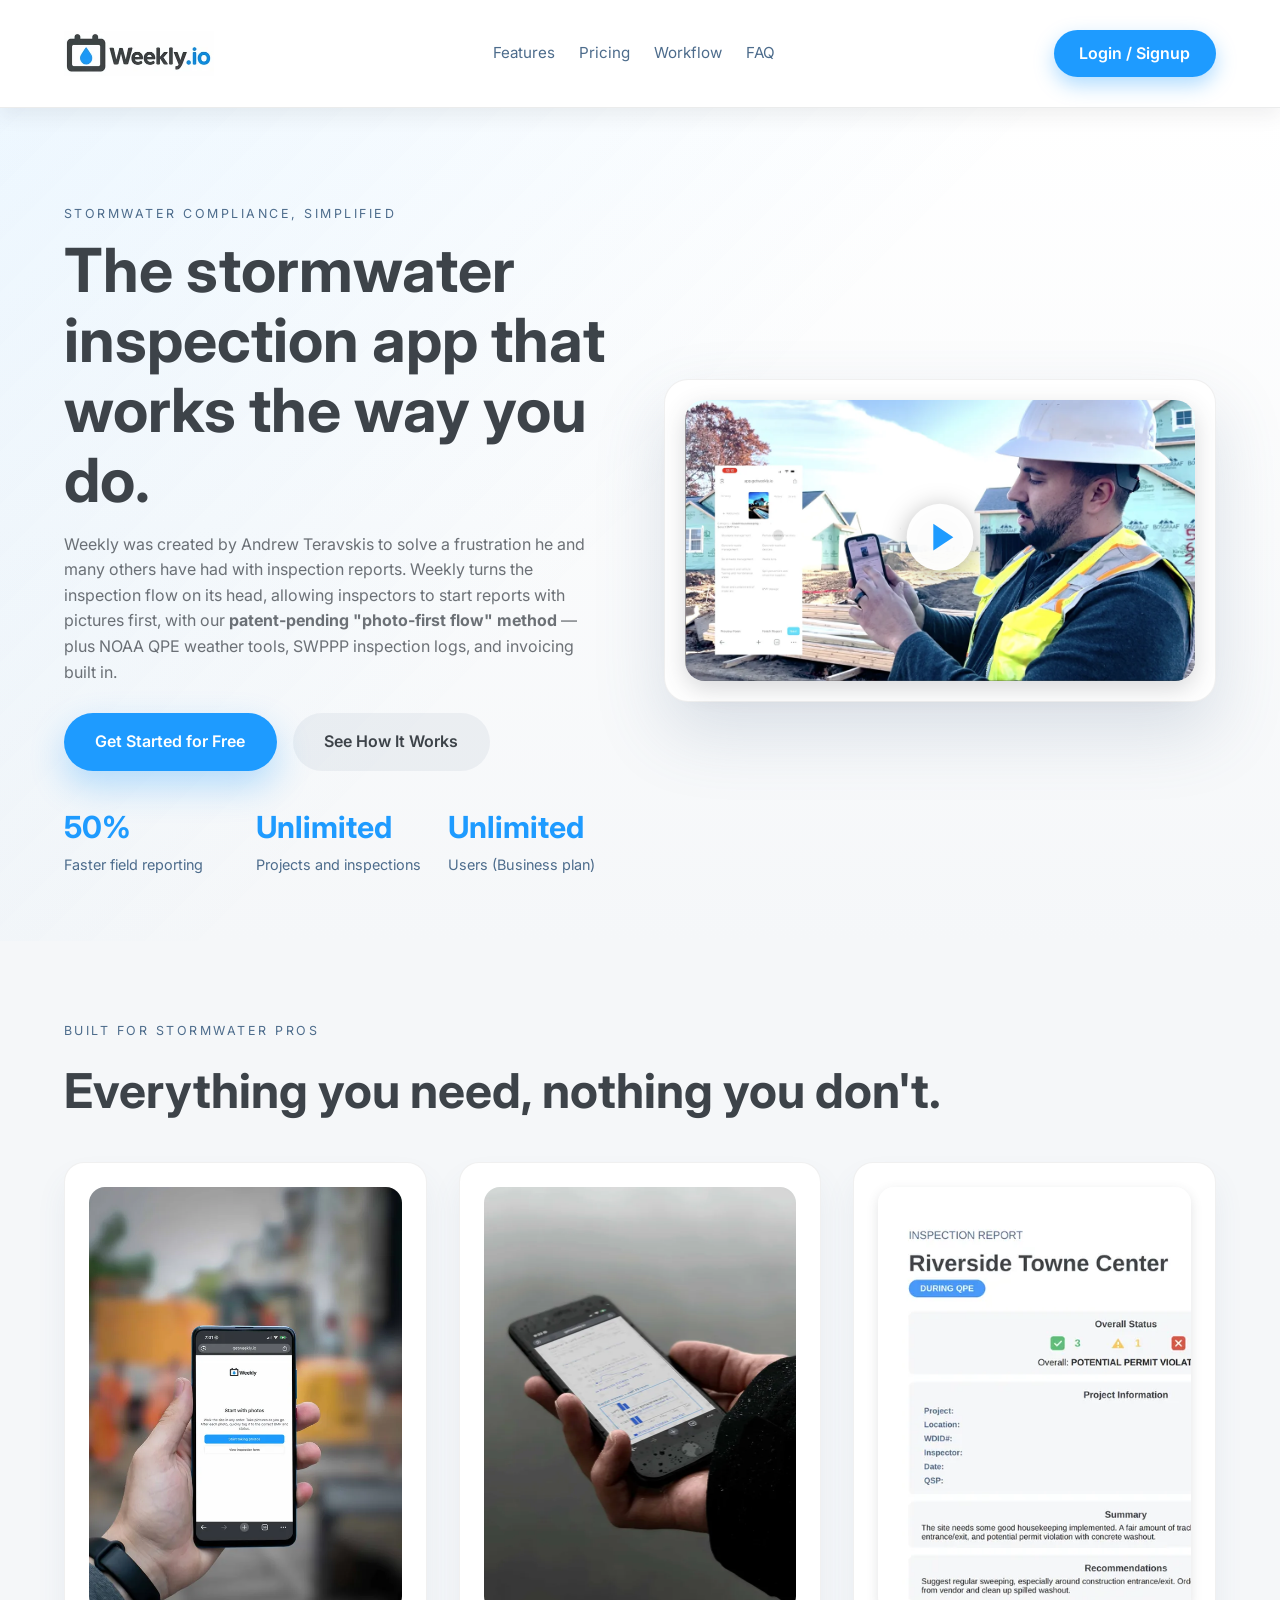
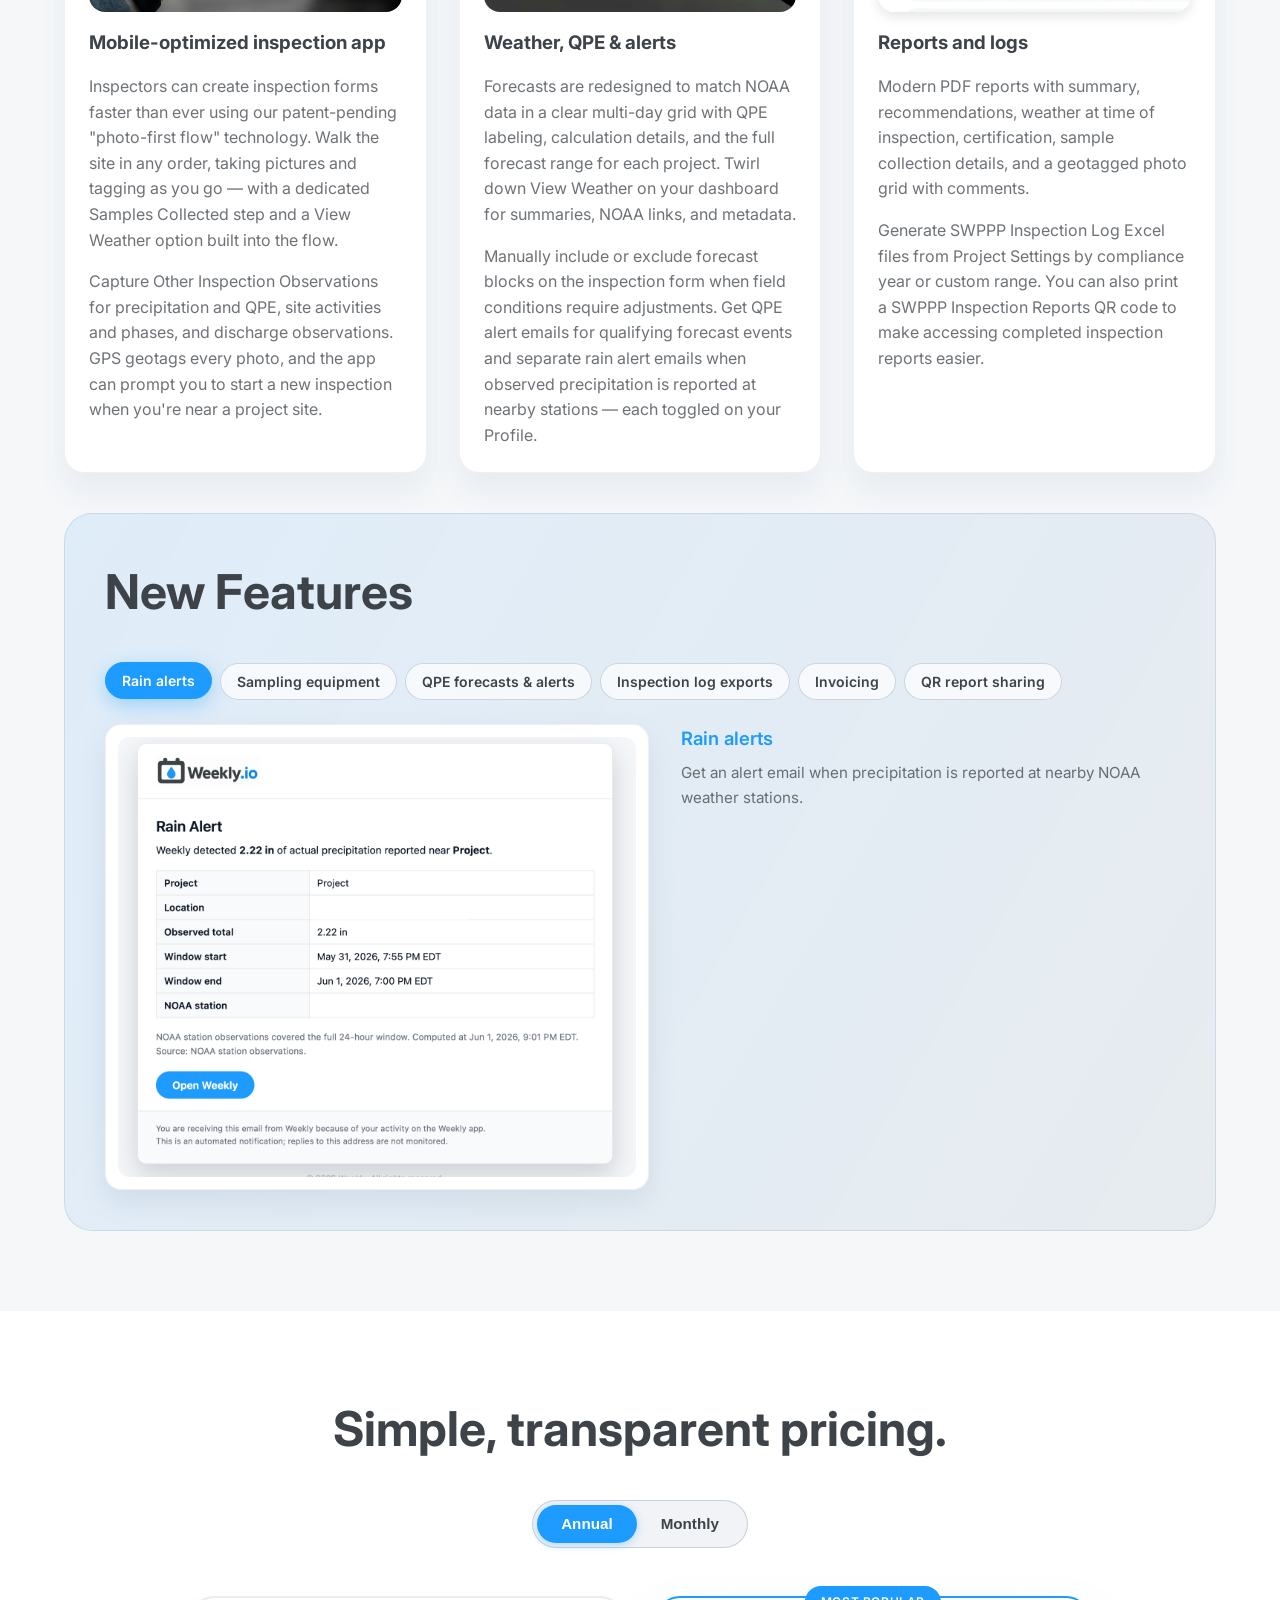
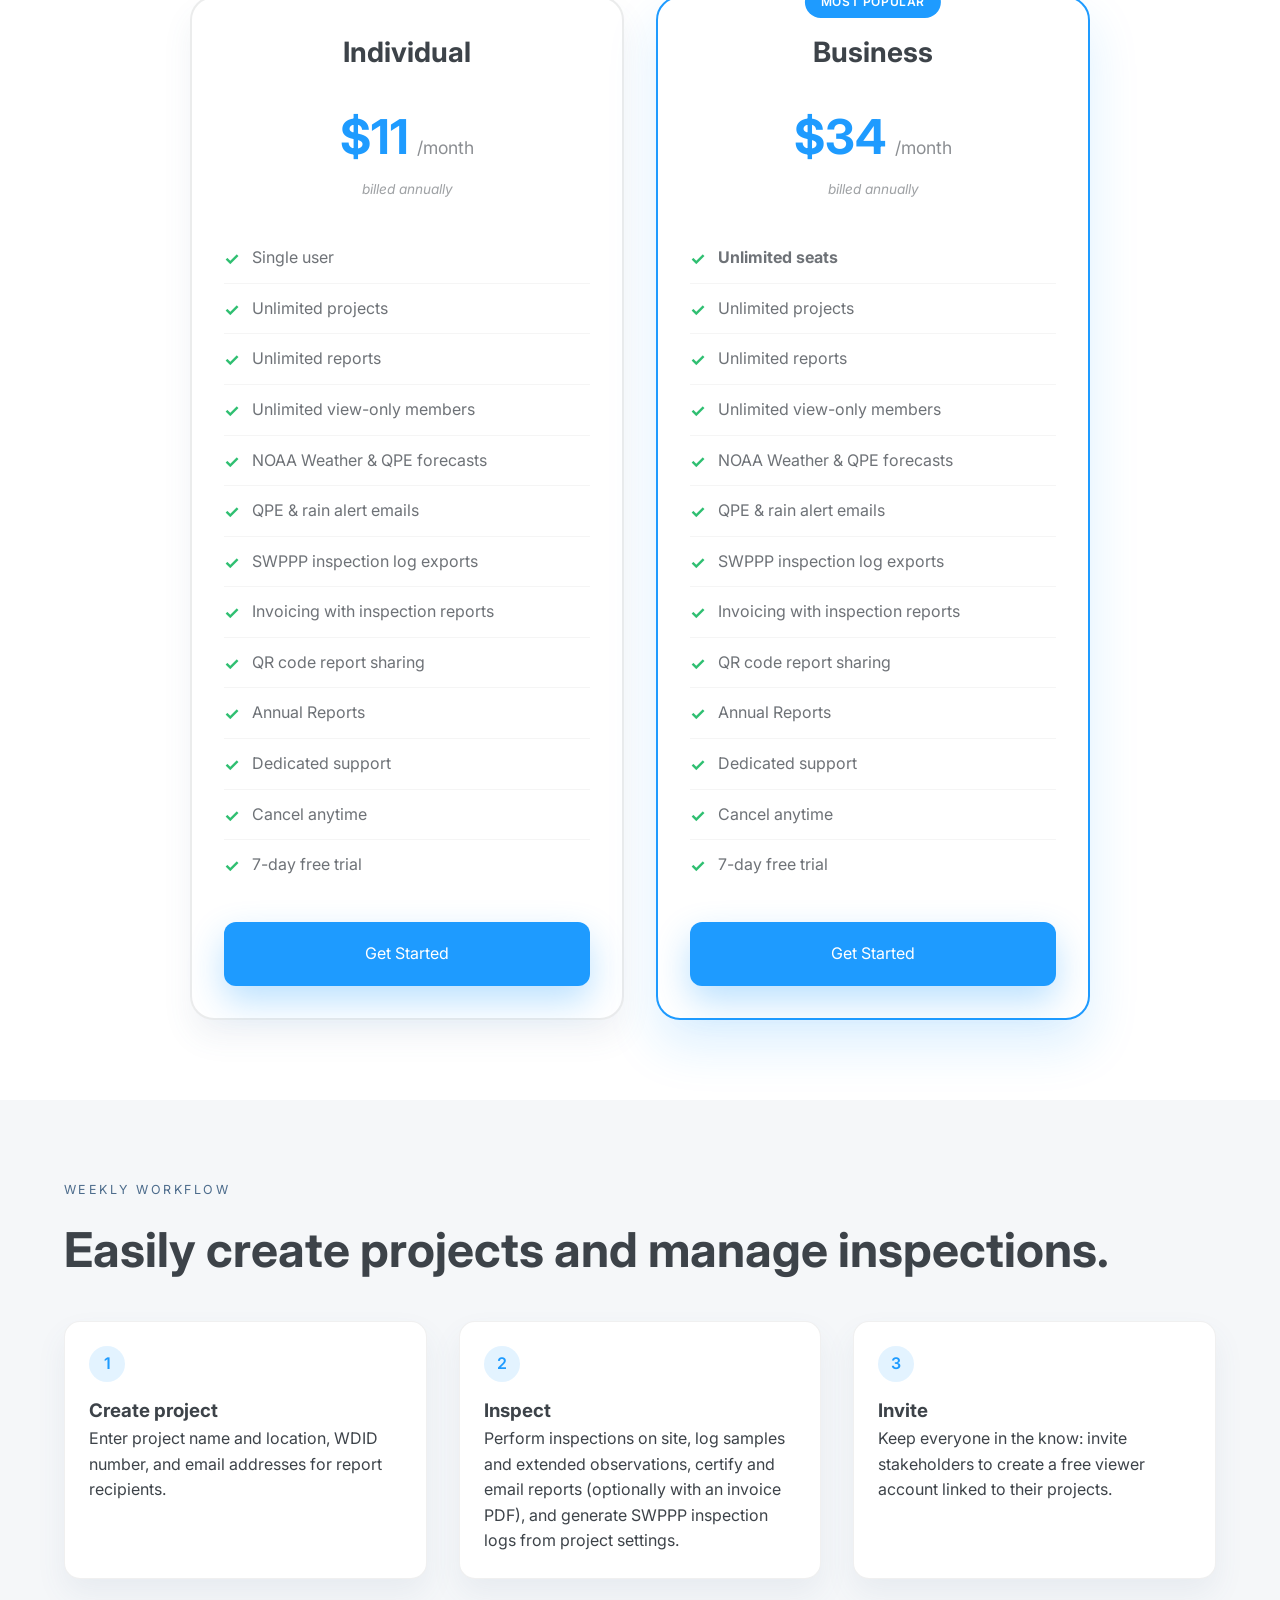
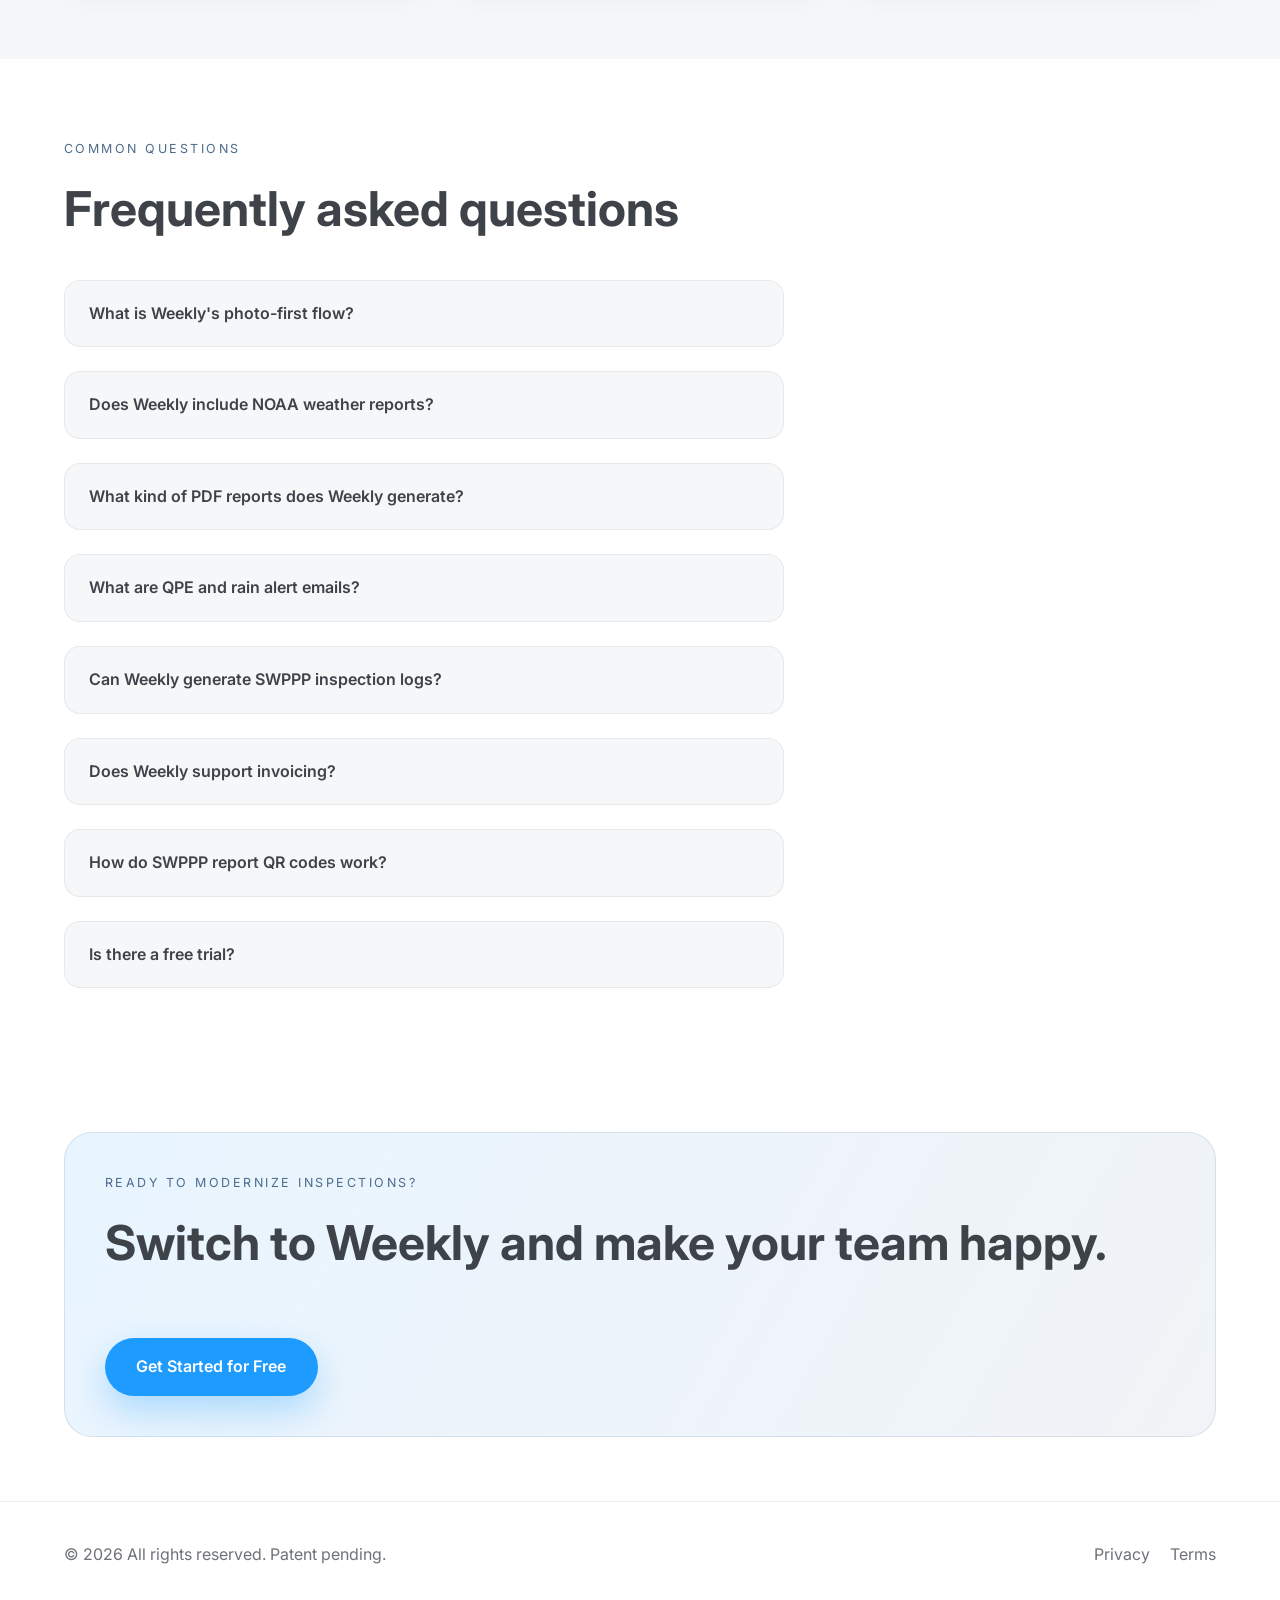
<file: index.html>
<!DOCTYPE html>
<html lang="en">
<head>
  <meta charset="UTF-8" />
  <meta name="viewport" content="width=device-width, initial-scale=1.0" />
  <title>Weekly | Stormwater Inspection App</title>
  <meta name="description" content="Weekly is the stormwater inspection app with patent-pending photo-first flow, NOAA QPE weather tools, alert emails, SWPPP inspection logs, invoicing, and QR report sharing. Start free — 50% faster field reporting." />
  <meta name="robots" content="index, follow" />
  <meta name="google-site-verification" content="z2JeHuPLkyBAu2ZDufxKP5RAyFPahhC2C_H0ipUdCyc" />
  <link rel="preconnect" href="https://www.googletagmanager.com" />
  <script src="analytics.js" defer></script>
  <link rel="canonical" href="https://getweekly.io/" />
  <link rel="icon" href="/favicon.svg" type="image/svg+xml" />
  <link rel="icon" href="/favicon.ico" sizes="any" />
  <link rel="icon" type="image/png" sizes="32x32" href="/favicon-32x32.png" />
  <link rel="icon" type="image/png" sizes="16x16" href="/favicon-16x16.png" />
  <link rel="apple-touch-icon" href="/apple-touch-icon.png" />
  <meta name="theme-color" content="#1E9BFF" />
  <meta property="og:type" content="website" />
  <meta property="og:url" content="https://getweekly.io/" />
  <meta property="og:title" content="Weekly | Stormwater Inspection App" />
  <meta property="og:description" content="Stormwater inspection app with photo-first flow, NOAA QPE weather tools, alert emails, SWPPP inspection logs, invoicing, and QR report sharing. Built for inspectors who work in the field." />
  <meta property="og:image" content="https://getweekly.io/images/og-image.jpg" />
  <meta property="og:image:width" content="1200" />
  <meta property="og:image:height" content="630" />
  <meta name="twitter:card" content="summary_large_image" />
  <meta name="twitter:title" content="Weekly | Stormwater Inspection App" />
  <meta name="twitter:description" content="Stormwater inspection app with photo-first flow, NOAA QPE weather tools, alert emails, SWPPP inspection logs, invoicing, and QR report sharing. Built for inspectors who work in the field." />
  <meta name="twitter:image" content="https://getweekly.io/images/og-image.jpg" />
  <link rel="preconnect" href="https://fonts.googleapis.com">
  <link rel="preconnect" href="https://fonts.gstatic.com" crossorigin>
  <link href="https://fonts.googleapis.com/css2?family=Inter:wght@400;500;600;700&display=swap" rel="stylesheet">
  <link rel="stylesheet" href="styles.css" />
  <link rel="preload" as="image" href="images/video-thumbnail.webp" type="image/webp" />
  <script type="application/ld+json">
  {
    "@context": "https://schema.org",
    "@graph": [
      {
        "@type": "Organization",
        "@id": "https://getweekly.io/#organization",
        "name": "Weekly",
        "url": "https://getweekly.io/",
        "logo": "https://getweekly.io/images/weekly-logo.png",
        "email": "support@weekly.io"
      },
      {
        "@type": "WebSite",
        "@id": "https://getweekly.io/#website",
        "url": "https://getweekly.io/",
        "name": "Weekly",
        "publisher": { "@id": "https://getweekly.io/#organization" }
      },
      {
        "@type": "SoftwareApplication",
        "name": "Weekly",
        "applicationCategory": "BusinessApplication",
        "operatingSystem": "Web, iOS, Android",
        "description": "Stormwater inspection app with photo-first workflows, NOAA QPE weather tools, alert emails, SWPPP inspection logs, invoicing, QR report sharing, geotagged photos, and PDF compliance reports.",
        "url": "https://getweekly.io/",
        "offers": [
          {
            "@type": "Offer",
            "name": "Individual",
            "price": "11",
            "priceCurrency": "USD",
            "priceSpecification": {
              "@type": "UnitPriceSpecification",
              "price": "11",
              "priceCurrency": "USD",
              "unitText": "month",
              "billingDuration": "P1Y"
            }
          },
          {
            "@type": "Offer",
            "name": "Business",
            "price": "34",
            "priceCurrency": "USD",
            "priceSpecification": {
              "@type": "UnitPriceSpecification",
              "price": "34",
              "priceCurrency": "USD",
              "unitText": "month",
              "billingDuration": "P1Y"
            }
          }
        ],
        "provider": { "@id": "https://getweekly.io/#organization" }
      },
      {
        "@type": "FAQPage",
        "mainEntity": [
          {
            "@type": "Question",
            "name": "What is Weekly's photo-first flow?",
            "acceptedAnswer": {
              "@type": "Answer",
              "text": "Photo-first flow lets inspectors start stormwater reports with pictures first, tagging and organizing in the field in any order instead of filling forms before taking photos."
            }
          },
          {
            "@type": "Question",
            "name": "Does Weekly include NOAA weather reports?",
            "acceptedAnswer": {
              "@type": "Answer",
              "text": "Yes. NOAA weather and QPE forecasts are built into Weekly with a dashboard Weather / QPE panel, multi-day forecast grids, and conditions at inspection time across all your projects."
            }
          },
          {
            "@type": "Question",
            "name": "What kind of PDF reports does Weekly generate?",
            "acceptedAnswer": {
              "@type": "Answer",
              "text": "Weekly produces modern PDF inspection reports with summary, recommendations, weather at time of inspection, sample collection details, certification, and a geotagged photo grid with comments."
            }
          },
          {
            "@type": "Question",
            "name": "What are QPE and rain alert emails?",
            "acceptedAnswer": {
              "@type": "Answer",
              "text": "QPE alert emails notify you when a qualifying forecast precipitation event is detected for a project. Rain alert emails notify you when observed precipitation is reported at a nearby NOAA weather station. Each alert type is distinct and can be turned on or off from your Profile."
            }
          },
          {
            "@type": "Question",
            "name": "Can Weekly generate SWPPP inspection logs?",
            "acceptedAnswer": {
              "@type": "Answer",
              "text": "Yes. From Project Settings you can generate a downloadable SWPPP Inspection Log Excel file populated from certified inspections, for the current compliance year (July 1 through June 30) or a custom date range. Past exports are saved in a history table."
            }
          },
          {
            "@type": "Question",
            "name": "Does Weekly support invoicing?",
            "acceptedAnswer": {
              "@type": "Answer",
              "text": "Yes. Save invoice defaults in your Profile, set inspection pricing on projects, and optionally attach an invoice PDF when sending inspection reports. Sent invoices can be resent, downloaded, edited, or voided from the project page."
            }
          },
          {
            "@type": "Question",
            "name": "How do SWPPP report QR codes work?",
            "acceptedAnswer": {
              "@type": "Answer",
              "text": "Projects include a SWPPP Inspection Reports QR Code option that creates a printable jobsite sign. Anyone who scans the code can open a public project report page limited to certified inspection reports. You can print the QR code or copy the share link from the project page."
            }
          },
          {
            "@type": "Question",
            "name": "Is there a free trial?",
            "acceptedAnswer": {
              "@type": "Answer",
              "text": "Yes. Weekly offers a 7-day free trial on Individual and Business plans with unlimited projects and reports."
            }
          }
        ]
      }
    ]
  }
  </script>
</head>
<body>
  <header class="site-header">
    <div class="container">
      <div class="brand">
        <a href="/">
          <picture>
            <source srcset="images/weekly-logo.webp" type="image/webp" />
            <img class="logo-img" src="images/weekly-logo.png" alt="Weekly stormwater inspection app logo" width="300" height="89" />
          </picture>
        </a>
      </div>
      <nav class="nav-links">
        <a href="#features">Features</a>
        <a href="#pricing">Pricing</a>
        <a href="#workflow">Workflow</a>
        <a href="#faq">FAQ</a>
      </nav>
      <a class="cta" href="https://app.getweekly.io" data-ga-event="sign_up">Login / Signup</a>
    </div>
  </header>

  <main>
    <section class="hero">
      <div class="container">
        <div class="hero-text">
          <p class="eyebrow">Stormwater compliance, simplified</p>
          <h1>The stormwater inspection app that works the way you do.</h1>
          <p class="subtitle">Weekly was created by Andrew Teravskis to solve a frustration he and many others have had with inspection reports. Weekly turns the inspection flow on its head, 
            allowing inspectors to start reports with pictures first, with our <strong>patent-pending "photo-first flow" method</strong> — plus NOAA QPE weather tools, SWPPP inspection logs, and invoicing built in.</p>
          <div class="hero-actions">
            <a class="primary" href="https://app.getweekly.io" data-ga-event="sign_up">Get Started for Free</a>
            <a class="secondary" href="#features">See How It Works</a>
          </div>
          <div class="stats">
            <div>
              <strong>50%</strong>
              <span>Faster field reporting</span>
            </div>
            <div>
              <strong>Unlimited</strong>
              <span>Projects and inspections</span>
            </div>
            <div>
              <strong>Unlimited</strong>
              <span>Users (Business plan)</span>
            </div>
          </div>
        </div>
        <div class="hero-card">
          <div class="video-thumbnail-wrapper">
            <picture>
              <source srcset="images/video-thumbnail.webp" type="image/webp" />
              <img src="images/video-thumbnail.jpg" alt="Weekly stormwater inspection app demo video" class="video-thumbnail" id="videoThumbnail" width="1200" height="660" fetchpriority="high" />
            </picture>
            <div class="play-button-overlay">
              <svg class="play-icon" viewBox="0 0 24 24" fill="none" xmlns="http://www.w3.org/2000/svg" aria-hidden="true">
                <circle cx="12" cy="12" r="10" fill="rgba(255, 255, 255, 0.95)"/>
                <path d="M10 8L16 12L10 16V8Z" fill="#1E9BFF"/>
              </svg>
            </div>
          </div>
        </div>
      </div>
    </section>

    <section id="features" class="features">
      <div class="container">
        <p class="eyebrow">Built for stormwater pros</p>
        <h2>Everything you need, nothing you don't.</h2>
        <div class="feature-grid">
          <article>
            <img src="images/product-photo.webp" alt="Weekly mobile stormwater inspection app with photo-first flow, samples collected, and extended observations" width="656" height="849" loading="lazy" />
            <h3>Mobile-optimized inspection app</h3>
            <p>Inspectors can create inspection forms faster than ever using our patent-pending "photo-first flow" technology. Walk the site in any order, taking pictures and tagging as you go — with a dedicated Samples Collected step and a View Weather option built into the flow.</p>
            <p>Capture Other Inspection Observations for precipitation and QPE, site activities and phases, and discharge observations. GPS geotags every photo, and the app can prompt you to start a new inspection when you're near a project site.</p>
          </article>
          <article>
            <img src="images/weather-photo.webp" alt="NOAA QPE weather forecasts and alert emails in Weekly stormwater inspections" width="637" height="850" loading="lazy" />
            <h3>Weather, QPE &amp; alerts</h3>
            <p>Forecasts are redesigned to match NOAA data in a clear multi-day grid with QPE labeling, calculation details, and the full forecast range for each project. Twirl down View Weather on your dashboard for summaries, NOAA links, and metadata.</p>
            <p>Manually include or exclude forecast blocks on the inspection form when field conditions require adjustments. Get QPE alert emails for qualifying forecast events and separate rain alert emails when observed precipitation is reported at nearby stations — each toggled on your Profile.</p>
          </article>
          <article>
            <img src="images/pdf-report.webp" alt="Weekly SWPPP inspection PDF report with samples, QR code sharing, inspection logs, and invoicing" class="pdf-report-img" width="656" height="565" loading="lazy" />
            <h3>Reports and logs</h3>
            <p>Modern PDF reports with summary, recommendations, weather at time of inspection, certification, sample collection details, and a geotagged photo grid with comments.</p>
            <p>Generate SWPPP Inspection Log Excel files from Project Settings by compliance year or custom range. You can also print a SWPPP Inspection Reports QR code to make accessing completed inspection reports easier.</p>
          </article>
        </div>
        <div class="features-new-card" id="featuresNewTabs" aria-labelledby="new-features-heading">
          <h2 id="new-features-heading">New Features</h2>
          <div class="features-new-tablist" role="tablist" aria-label="New features">
            <button type="button" class="features-new-tab is-active" role="tab" id="new-tab-rain" aria-selected="true" aria-controls="new-panel-rain" data-tab="rain" data-image="images/PrecipAlerts.png" data-alt="Rain alert emails from NOAA weather stations in Weekly">
              Rain alerts
            </button>
            <button type="button" class="features-new-tab" role="tab" id="new-tab-equipment" aria-selected="false" aria-controls="new-panel-equipment" tabindex="-1" data-tab="equipment" data-image="images/SamplingEquipment.png" data-alt="Field sampling equipment management with QR codes and calibration logs in Weekly">
              Sampling equipment
            </button>
            <button type="button" class="features-new-tab" role="tab" id="new-tab-qpe" aria-selected="false" aria-controls="new-panel-qpe" tabindex="-1" data-tab="qpe" data-image="images/QPE Alerts.png" data-alt="QPE forecasts and alert emails in Weekly">
              QPE forecasts &amp; alerts
            </button>
            <button type="button" class="features-new-tab" role="tab" id="new-tab-logs" aria-selected="false" aria-controls="new-panel-logs" tabindex="-1" data-tab="logs" data-image="images/InspectionLog.png" data-alt="SWPPP inspection log Excel export in Weekly">
              Inspection log exports
            </button>
            <button type="button" class="features-new-tab" role="tab" id="new-tab-invoice" aria-selected="false" aria-controls="new-panel-invoice" tabindex="-1" data-tab="invoice" data-image="images/Invoice.png" data-alt="Invoicing with inspection reports in Weekly">
              Invoicing
            </button>
            <button type="button" class="features-new-tab" role="tab" id="new-tab-qr" aria-selected="false" aria-controls="new-panel-qr" tabindex="-1" data-tab="qr" data-image="images/QR Code.png" data-alt="SWPPP inspection report QR code sharing in Weekly">
              QR report sharing
            </button>
          </div>
          <div class="features-new-body">
            <div class="features-new-image-wrap">
              <img class="features-new-image" id="featuresNewImage" src="images/PrecipAlerts.png" alt="Rain alert emails from NOAA weather stations in Weekly" width="640" height="480" loading="eager" />
            </div>
            <div class="features-new-panels">
              <div class="features-new-panel is-active is-visible" role="tabpanel" id="new-panel-rain" aria-labelledby="new-tab-rain">
                <h3>Rain alerts</h3>
                <p>Get an alert email when precipitation is reported at nearby NOAA weather stations.</p>
              </div>
              <div class="features-new-panel" role="tabpanel" id="new-panel-equipment" aria-labelledby="new-tab-equipment">
                <h3>Sampling equipment</h3>
                <p>Manage all of your field sampling equipment. Print a QR code for each instrument, scan it with your phone while collecting samples, and the latest calibration log will appear on the inspection report.</p>
              </div>
              <div class="features-new-panel" role="tabpanel" id="new-panel-qpe" aria-labelledby="new-tab-qpe">
                <h3>QPE forecasts &amp; alerts</h3>
                <p>Multi-day NOAA forecast grid with QPE labeling, plus email alerts when qualifying forecast precipitation is detected.</p>
              </div>
              <div class="features-new-panel" role="tabpanel" id="new-panel-logs" aria-labelledby="new-tab-logs">
                <h3>Inspection log exports</h3>
                <p>Generate an Excel inspection log for all inspections completed during a specific date range.</p>
              </div>
              <div class="features-new-panel" role="tabpanel" id="new-panel-invoice" aria-labelledby="new-tab-invoice">
                <h3>Invoicing</h3>
                <p>Easily attach invoice PDFs to report emails and manage sent invoices from the project page.</p>
              </div>
              <div class="features-new-panel" role="tabpanel" id="new-panel-qr" aria-labelledby="new-tab-qr">
                <h3>QR report sharing</h3>
                <p>Print a jobsite QR code that opens a public page for accessing completed inspection reports.</p>
              </div>
            </div>
          </div>
        </div>
      </div>
    </section>

    <section id="pricing" class="pricing">
      <div class="container">
        <h2>Simple, transparent pricing.</h2>
        <div class="pricing-toggle-container">
          <button class="pricing-toggle" id="pricingToggle" data-period="annual" type="button" aria-label="Toggle annual or monthly pricing">
            <span class="toggle-option active" data-period="annual">Annual</span>
            <span class="toggle-option" data-period="monthly">Monthly</span>
          </button>
        </div>
        <div class="pricing-grid">
          <article class="pricing-card" data-plan="individual">
            <h3>Individual</h3>
            <div class="pricing-amount" data-period="annual">
              <span class="price">$11</span>
              <span class="period">/month</span>
              <span class="billed">billed annually</span>
            </div>
            <div class="pricing-amount" data-period="monthly" style="display: none;">
              <span class="price">$19</span>
              <span class="period">/month</span>
            </div>
            <ul class="pricing-features">
              <li>Single user</li>
              <li>Unlimited projects</li>
              <li>Unlimited reports</li>
              <li>Unlimited view-only members</li>
              <li>NOAA Weather &amp; QPE forecasts</li>
              <li>QPE &amp; rain alert emails</li>
              <li>SWPPP inspection log exports</li>
              <li>Invoicing with inspection reports</li>
              <li>QR code report sharing</li>
              <li>Annual Reports</li>
              <li>Dedicated support</li>
              <li>Cancel anytime</li>
              <li>7-day free trial</li>
            </ul>
            <a class="primary pricing-cta" href="https://app.getweekly.io" data-ga-event="sign_up">Get Started</a>
          </article>
          <article class="pricing-card featured" data-plan="business">
            <div class="badge">Most Popular</div>
            <h3>Business</h3>
            <div class="pricing-amount" data-period="annual">
              <span class="price">$34</span>
              <span class="period">/month</span>
              <span class="billed">billed annually</span>
            </div>
            <div class="pricing-amount" data-period="monthly" style="display: none;">
              <span class="price">$49</span>
              <span class="period">/month</span>
            </div>
            <ul class="pricing-features">
              <li><strong>Unlimited seats</strong></li>
              <li>Unlimited projects</li>
              <li>Unlimited reports</li>
              <li>Unlimited view-only members</li>
              <li>NOAA Weather &amp; QPE forecasts</li>
              <li>QPE &amp; rain alert emails</li>
              <li>SWPPP inspection log exports</li>
              <li>Invoicing with inspection reports</li>
              <li>QR code report sharing</li>
              <li>Annual Reports</li>
              <li>Dedicated support</li>
              <li>Cancel anytime</li>
              <li>7-day free trial</li>
            </ul>
            <a class="primary pricing-cta" href="https://app.getweekly.io" data-ga-event="sign_up">Get Started</a>
          </article>
        </div>
      </div>
    </section>

    <section id="workflow" class="workflow">
      <div class="container">
        <p class="eyebrow">Weekly workflow</p>
        <h2>Easily create projects and manage inspections.</h2>
        <div class="steps">
          <div>
            <span>1</span>
            <h3>Create project</h3>
            <p>Enter project name and location, WDID number, and email addresses for report recipients.</p>
          </div>
          <div>
            <span>2</span>
            <h3>Inspect</h3>
            <p>Perform inspections on site, log samples and extended observations, certify and email reports (optionally with an invoice PDF), and generate SWPPP inspection logs from project settings.</p>
          </div>
          <div>
            <span>3</span>
            <h3>Invite</h3>
            <p>Keep everyone in the know: invite stakeholders to create a free viewer account linked to their projects.</p>
          </div>
        </div>
      </div>
    </section>

    <section id="faq" class="faq">
      <div class="container">
        <p class="eyebrow">Common questions</p>
        <h2>Frequently asked questions</h2>
        <div class="faq-list">
          <details>
            <summary>What is Weekly's photo-first flow?</summary>
            <p>Photo-first flow lets inspectors start stormwater reports with pictures first, tagging and organizing in the field in any order instead of filling forms before taking photos.</p>
          </details>
          <details>
            <summary>Does Weekly include NOAA weather reports?</summary>
            <p>Yes. NOAA weather and QPE forecasts are built into Weekly with a dashboard Weather / QPE panel, multi-day forecast grids, and conditions at inspection time across all your projects.</p>
          </details>
          <details>
            <summary>What kind of PDF reports does Weekly generate?</summary>
            <p>Weekly produces modern PDF inspection reports with summary, recommendations, weather at time of inspection, sample collection details, certification, and a geotagged photo grid with comments.</p>
          </details>
          <details>
            <summary>What are QPE and rain alert emails?</summary>
            <p>QPE alert emails notify you when a qualifying forecast precipitation event is detected for a project. Rain alert emails notify you when observed precipitation is reported at a nearby NOAA weather station. Each alert type is distinct and can be turned on or off from your Profile.</p>
          </details>
          <details>
            <summary>Can Weekly generate SWPPP inspection logs?</summary>
            <p>Yes. From Project Settings you can generate a downloadable SWPPP Inspection Log Excel file populated from certified inspections, for the current compliance year (July 1 through June 30) or a custom date range. Past exports are saved in a history table.</p>
          </details>
          <details>
            <summary>Does Weekly support invoicing?</summary>
            <p>Yes. Save invoice defaults in your Profile, set inspection pricing on projects, and optionally attach an invoice PDF when sending inspection reports. Sent invoices can be resent, downloaded, edited, or voided from the project page.</p>
          </details>
          <details>
            <summary>How do SWPPP report QR codes work?</summary>
            <p>Projects include a SWPPP Inspection Reports QR Code option that creates a printable jobsite sign. Anyone who scans the code can open a public project report page limited to certified inspection reports. You can print the QR code or copy the share link from the project page.</p>
          </details>
          <details>
            <summary>Is there a free trial?</summary>
            <p>Yes. Weekly offers a 7-day free trial on Individual and Business plans with unlimited projects and reports.</p>
          </details>
        </div>
      </div>
    </section>

    <section class="cta-banner" id="contact">
      <div class="container">
        <div>
          <p class="eyebrow">Ready to modernize inspections?</p>
          <h2>Switch to Weekly and make your team happy.</h2>
        </div>
        <div class="cta-actions">
          <a class="primary" href="https://app.getweekly.io" data-ga-event="sign_up">Get Started for Free</a>
        </div>
      </div>
    </section>
  </main>

  <div id="videoModal" class="modal video-modal" role="dialog" aria-modal="true" aria-label="Product demo video">
    <div class="modal-overlay video-modal-overlay"></div>
    <div class="modal-content video-modal-content">
      <button class="video-modal-close" aria-label="Close video" type="button">
        <svg width="24" height="24" viewBox="0 0 24 24" fill="none" xmlns="http://www.w3.org/2000/svg" aria-hidden="true">
          <path d="M18 6L6 18M6 6L18 18" stroke="currentColor" stroke-width="2" stroke-linecap="round" stroke-linejoin="round"/>
        </svg>
      </button>
      <div class="video-wrapper">
        <iframe 
          src="https://player.vimeo.com/video/1139658967?h=0dfd74a151" 
          title="Weekly stormwater inspection app demo"
          frameborder="0" 
          allow="autoplay; fullscreen; picture-in-picture" 
          allowfullscreen
          class="vimeo-iframe">
        </iframe>
      </div>
    </div>
  </div>

  <footer class="site-footer">
    <div class="container">
      <p>© <span id="year"></span> All rights reserved. Patent pending.</p>
      <div class="footer-links">
        <a href="privacy.html">Privacy</a>
        <a href="terms.html">Terms</a>
      </div>
    </div>
  </footer>

  <script>
    document.addEventListener('DOMContentLoaded', function() {
      const yearElement = document.getElementById('year');
      if (yearElement) {
        yearElement.textContent = new Date().getFullYear();
      }

      const pricingToggle = document.getElementById('pricingToggle');
      if (pricingToggle) {
        const toggleOptions = document.querySelectorAll('.toggle-option');
        const pricingAmounts = document.querySelectorAll('.pricing-amount');

        pricingToggle.addEventListener('click', (e) => {
          const clickedOption = e.target.closest('.toggle-option');
          if (!clickedOption) return;

          const period = clickedOption.dataset.period;
          toggleOptions.forEach(opt => opt.classList.toggle('active', opt === clickedOption));
          pricingToggle.dataset.period = period;

          pricingAmounts.forEach(amount => {
            amount.style.display = amount.dataset.period === period ? 'block' : 'none';
          });
        });
      }

      const featuresNewTabs = document.getElementById('featuresNewTabs');
      if (featuresNewTabs) {
        const tablist = featuresNewTabs.querySelector('.features-new-tablist');
        const tabButtons = featuresNewTabs.querySelectorAll('.features-new-tab');
        const panels = featuresNewTabs.querySelectorAll('.features-new-panel');
        const featureImage = document.getElementById('featuresNewImage');
        const imageWrap = featuresNewTabs.querySelector('.features-new-image-wrap');
        let selectedTab = featuresNewTabs.querySelector('.features-new-tab.is-active') || tabButtons[0];
        let fadeTimer = null;
        const canHover = window.matchMedia('(hover: hover)').matches;

        function showTab(tab, { pin = false } = {}) {
          if (pin) {
            selectedTab = tab;
          }
          displayedTab = tab;
          const panelId = tab.getAttribute('aria-controls');
          const imageSrc = tab.dataset.image;
          const imageAlt = tab.dataset.alt;

          tabButtons.forEach(btn => {
            const isSelected = btn === selectedTab;
            const isPreview = btn === tab && tab !== selectedTab;
            btn.classList.toggle('is-active', isSelected);
            btn.classList.toggle('is-preview', isPreview);
            btn.setAttribute('aria-selected', isSelected ? 'true' : 'false');
            btn.tabIndex = isSelected ? 0 : -1;
          });

          panels.forEach(panel => {
            const isVisible = panel.id === panelId;
            panel.classList.toggle('is-visible', isVisible);
            panel.classList.toggle('is-active', panel.id === selectedTab.getAttribute('aria-controls'));
          });

          if (featureImage && imageSrc && featureImage.getAttribute('src') !== imageSrc) {
            if (fadeTimer) window.clearTimeout(fadeTimer);
            featureImage.classList.add('is-fading');
            imageWrap.classList.add('is-transitioning');
            fadeTimer = window.setTimeout(() => {
              featureImage.src = imageSrc;
              featureImage.alt = imageAlt || '';
              featureImage.classList.remove('is-fading');
              imageWrap.classList.remove('is-transitioning');
            }, 200);
          }
        }

        tabButtons.forEach(tab => {
          if (canHover) {
            tab.addEventListener('mouseenter', () => showTab(tab));
          }
          tab.addEventListener('focus', () => showTab(tab));
          tab.addEventListener('click', () => showTab(tab, { pin: true }));
          tab.addEventListener('keydown', (e) => {
            const tabs = Array.from(tabButtons);
            const index = tabs.indexOf(tab);
            let nextIndex = null;

            if (e.key === 'ArrowRight' || e.key === 'ArrowDown') {
              nextIndex = (index + 1) % tabs.length;
            } else if (e.key === 'ArrowLeft' || e.key === 'ArrowUp') {
              nextIndex = (index - 1 + tabs.length) % tabs.length;
            } else if (e.key === 'Home') {
              nextIndex = 0;
            } else if (e.key === 'End') {
              nextIndex = tabs.length - 1;
            } else if (e.key === 'Enter' || e.key === ' ') {
              e.preventDefault();
              showTab(tab, { pin: true });
              return;
            }

            if (nextIndex !== null) {
              e.preventDefault();
              tabs[nextIndex].focus();
              showTab(tabs[nextIndex]);
            }
          });
        });

        featuresNewTabs.addEventListener('mouseleave', (e) => {
          if (!featuresNewTabs.contains(e.relatedTarget)) {
            showTab(selectedTab);
          }
        });
      }

      const videoModal = document.getElementById('videoModal');
      const videoThumbnailWrapper = document.querySelector('.video-thumbnail-wrapper');

      if (videoModal && videoThumbnailWrapper) {
        const videoModalCloses = videoModal.querySelectorAll('.video-modal-close, .video-modal-overlay');
        const vimeoIframe = videoModal.querySelector('.vimeo-iframe');

        function openVideoModal() {
          videoModal.style.display = 'flex';
          document.body.style.overflow = 'hidden';
        }

        function closeVideoModal() {
          videoModal.style.display = 'none';
          document.body.style.overflow = '';
          if (vimeoIframe) {
            vimeoIframe.src = vimeoIframe.src;
          }
        }

        videoThumbnailWrapper.addEventListener('click', openVideoModal);

        videoModalCloses.forEach(closeBtn => {
          closeBtn.addEventListener('click', closeVideoModal);
        });

        document.addEventListener('keydown', (e) => {
          if (e.key === 'Escape' && videoModal.style.display === 'flex') {
            closeVideoModal();
          }
        });
      }
    });
  </script>
</body>
</html>
</file>
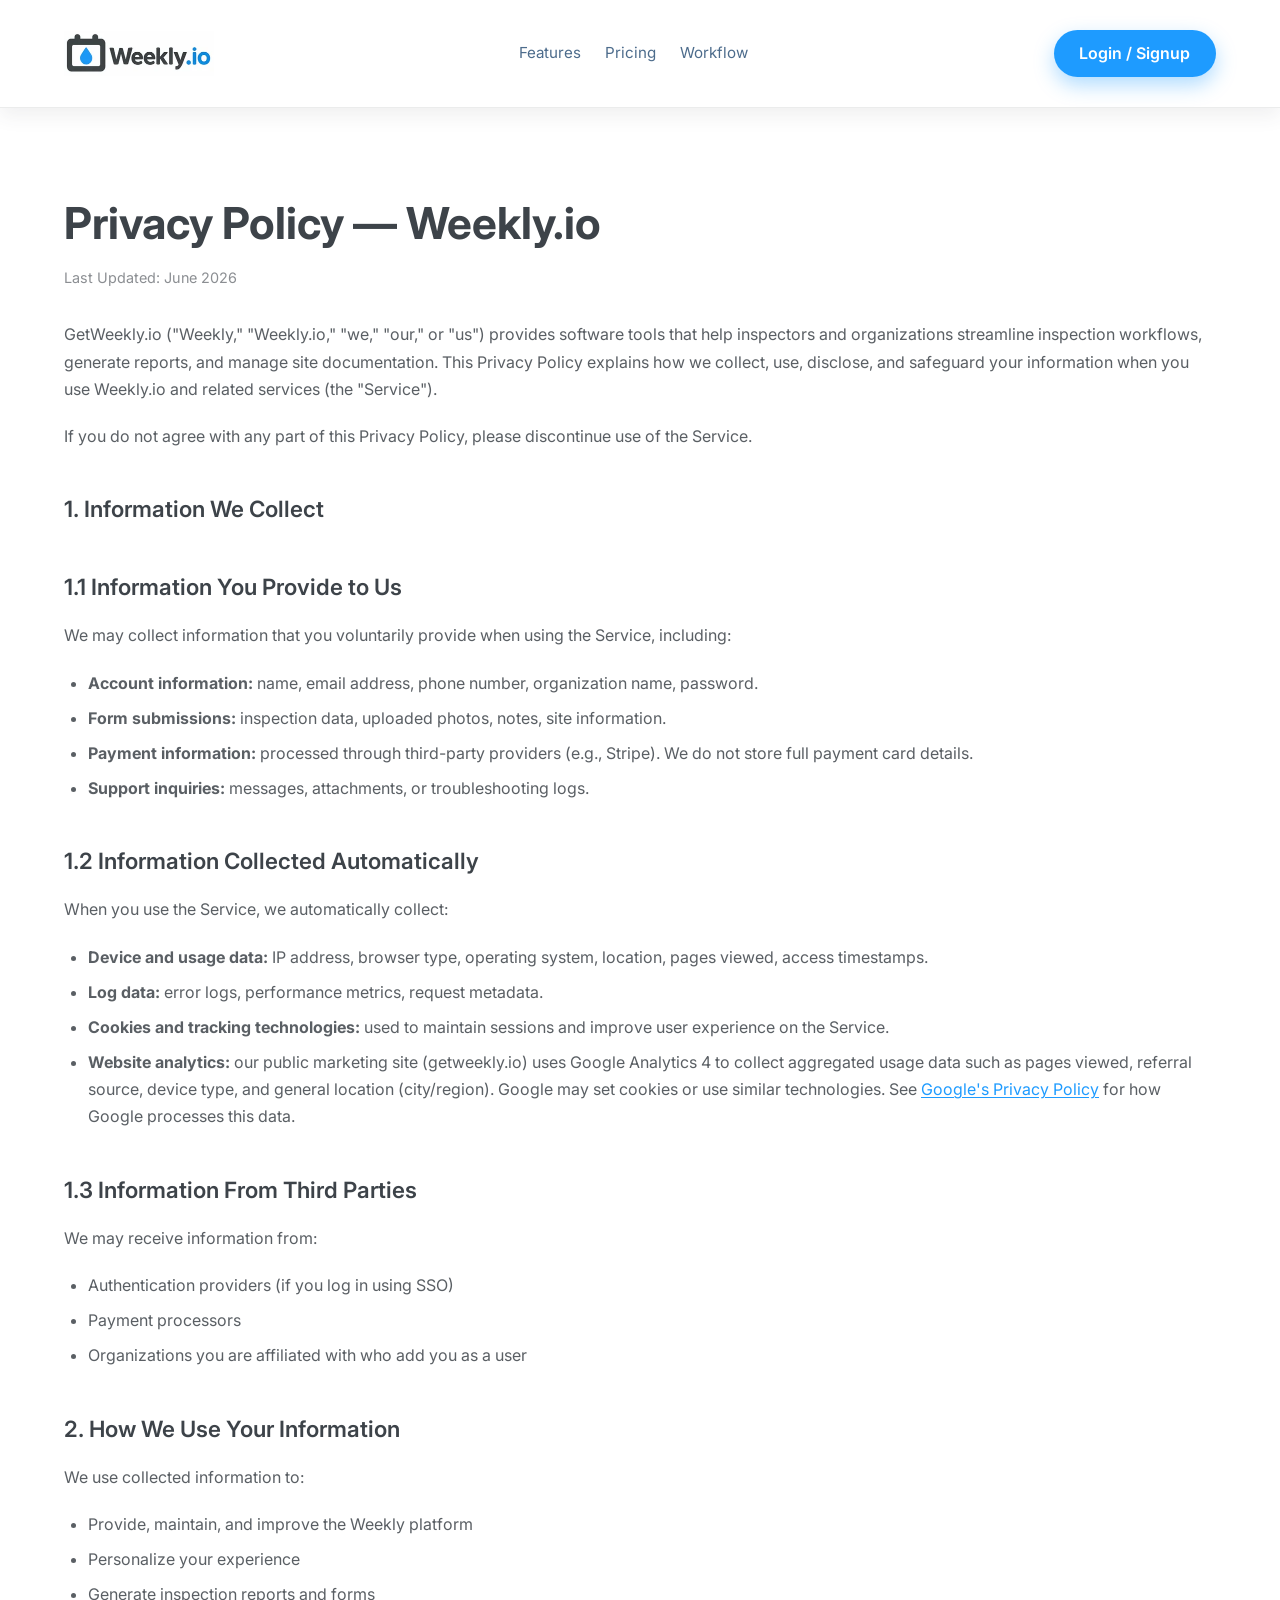
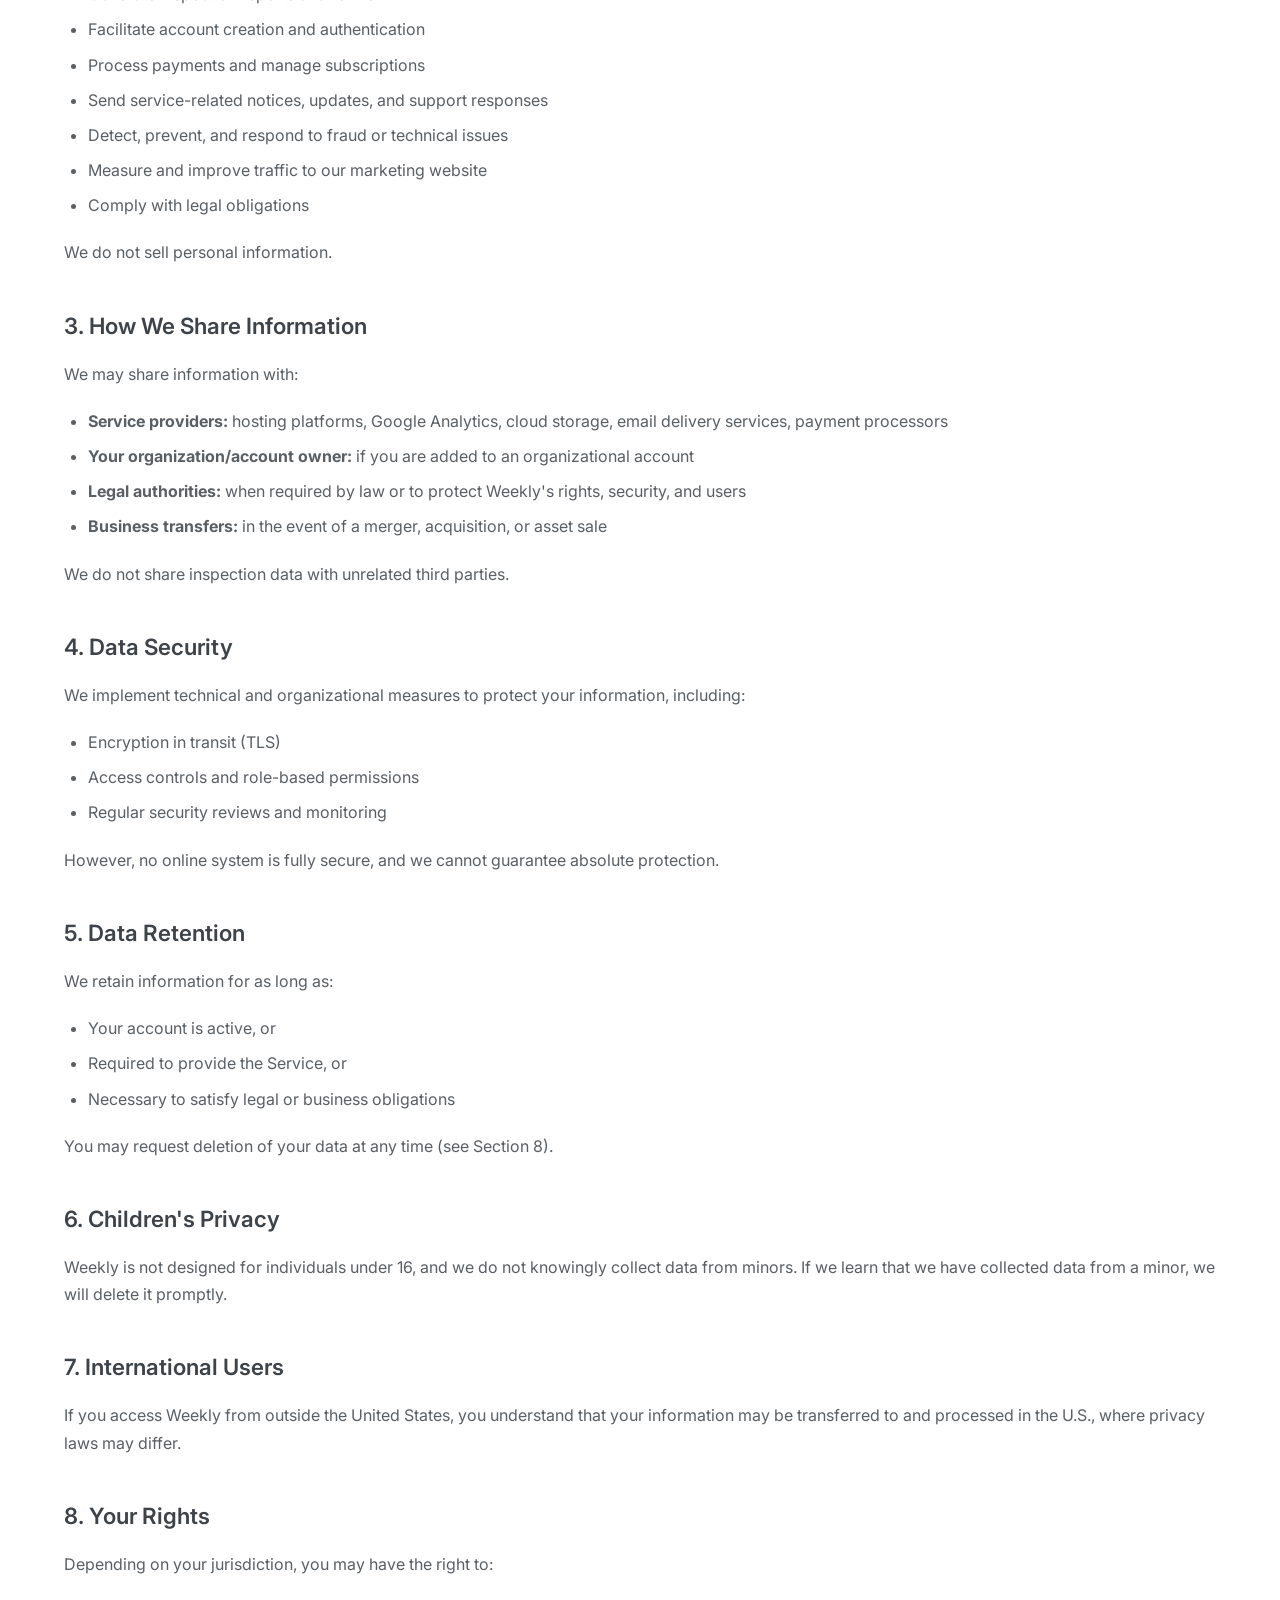
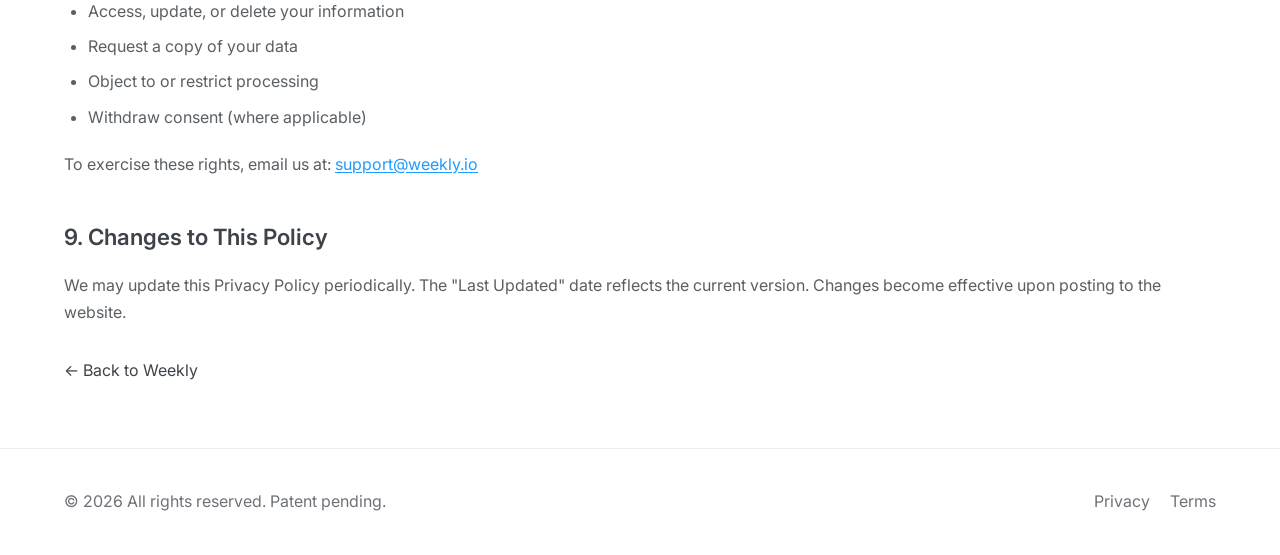
<file: privacy.html>
<!DOCTYPE html>
<html lang="en">
<head>
  <meta charset="UTF-8" />
  <meta name="viewport" content="width=device-width, initial-scale=1.0" />
  <title>Privacy Policy | Weekly — Stormwater Inspection App</title>
  <meta name="description" content="Privacy Policy for Weekly (GetWeekly.io), the stormwater inspection app with photo-first workflows and automated PDF reports." />
  <meta name="robots" content="index, follow" />
  <meta name="google-site-verification" content="z2JeHuPLkyBAu2ZDufxKP5RAyFPahhC2C_H0ipUdCyc" />
  <link rel="preconnect" href="https://www.googletagmanager.com" />
  <script src="analytics.js" defer></script>
  <link rel="canonical" href="https://getweekly.io/privacy.html" />
  <link rel="icon" href="/favicon.svg" type="image/svg+xml" />
  <link rel="icon" href="/favicon.ico" sizes="any" />
  <link rel="icon" type="image/png" sizes="32x32" href="/favicon-32x32.png" />
  <link rel="apple-touch-icon" href="/apple-touch-icon.png" />
  <meta name="theme-color" content="#1E9BFF" />
  <link rel="preconnect" href="https://fonts.googleapis.com">
  <link rel="preconnect" href="https://fonts.gstatic.com" crossorigin>
  <link href="https://fonts.googleapis.com/css2?family=Inter:wght@400;500;600;700&display=swap" rel="stylesheet">
  <link rel="stylesheet" href="styles.css" />
</head>
<body>
  <header class="site-header">
    <div class="container">
      <div class="brand">
        <a href="/">
          <picture>
            <source srcset="images/weekly-logo.webp" type="image/webp" />
            <img class="logo-img" src="images/weekly-logo.png" alt="Weekly stormwater inspection app logo" width="300" height="89" />
          </picture>
        </a>
      </div>
      <nav class="nav-links">
        <a href="/#features">Features</a>
        <a href="/#pricing">Pricing</a>
        <a href="/#workflow">Workflow</a>
      </nav>
      <a class="cta" href="https://app.getweekly.io">Login / Signup</a>
    </div>
  </header>

  <main class="legal-page">
    <div class="container">
      <h1>Privacy Policy — Weekly.io</h1>
      <p class="legal-updated">Last Updated: June 2026</p>
      <div class="legal-content">
        <p>
          GetWeekly.io ("Weekly," "Weekly.io," "we," "our," or "us") provides software tools that help inspectors and organizations streamline
          inspection workflows, generate reports, and manage site documentation. This Privacy Policy
          explains how we collect, use, disclose, and safeguard your information when you use
          Weekly.io and related services (the "Service").
        </p>
        <p>
          If you do not agree with any part of this Privacy Policy, please discontinue use of the
          Service.
        </p>

        <h2>1. Information We Collect</h2>
        <h3>1.1 Information You Provide to Us</h3>
        <p>We may collect information that you voluntarily provide when using the Service, including:</p>
        <ul>
          <li>
            <strong>Account information:</strong> name, email address, phone number, organization name,
            password.
          </li>
          <li>
            <strong>Form submissions:</strong> inspection data, uploaded photos, notes, site information.
          </li>
          <li>
            <strong>Payment information:</strong> processed through third-party providers (e.g., Stripe).
            We do not store full payment card details.
          </li>
          <li>
            <strong>Support inquiries:</strong> messages, attachments, or troubleshooting logs.
          </li>
        </ul>

        <h3>1.2 Information Collected Automatically</h3>
        <p>When you use the Service, we automatically collect:</p>
        <ul>
          <li>
            <strong>Device and usage data:</strong> IP address, browser type, operating system, location,
            pages viewed, access timestamps.
          </li>
          <li>
            <strong>Log data:</strong> error logs, performance metrics, request metadata.
          </li>
          <li>
            <strong>Cookies and tracking technologies:</strong> used to maintain sessions and improve user
            experience on the Service.
          </li>
          <li>
            <strong>Website analytics:</strong> our public marketing site (getweekly.io) uses Google Analytics 4
            to collect aggregated usage data such as pages viewed, referral source, device type, and general
            location (city/region). Google may set cookies or use similar technologies. See
            <a href="https://policies.google.com/privacy" rel="noopener noreferrer">Google's Privacy Policy</a>
            for how Google processes this data.
          </li>
        </ul>

        <h3>1.3 Information From Third Parties</h3>
        <p>We may receive information from:</p>
        <ul>
          <li>Authentication providers (if you log in using SSO)</li>
          <li>Payment processors</li>
          <li>Organizations you are affiliated with who add you as a user</li>
        </ul>

        <h2>2. How We Use Your Information</h2>
        <p>We use collected information to:</p>
        <ul>
          <li>Provide, maintain, and improve the Weekly platform</li>
          <li>Personalize your experience</li>
          <li>Generate inspection reports and forms</li>
          <li>Facilitate account creation and authentication</li>
          <li>Process payments and manage subscriptions</li>
          <li>Send service-related notices, updates, and support responses</li>
          <li>Detect, prevent, and respond to fraud or technical issues</li>
          <li>Measure and improve traffic to our marketing website</li>
          <li>Comply with legal obligations</li>
        </ul>
        <p>We do not sell personal information.</p>

        <h2>3. How We Share Information</h2>
        <p>We may share information with:</p>
        <ul>
          <li>
            <strong>Service providers:</strong> hosting platforms, Google Analytics, cloud storage, email
            delivery services, payment processors
          </li>
          <li>
            <strong>Your organization/account owner:</strong> if you are added to an organizational
            account
          </li>
          <li>
            <strong>Legal authorities:</strong> when required by law or to protect Weekly's rights,
            security, and users
          </li>
          <li>
            <strong>Business transfers:</strong> in the event of a merger, acquisition, or asset sale
          </li>
        </ul>
        <p>We do not share inspection data with unrelated third parties.</p>

        <h2>4. Data Security</h2>
        <p>
          We implement technical and organizational measures to protect your information, including:
        </p>
        <ul>
          <li>Encryption in transit (TLS)</li>
          <li>Access controls and role-based permissions</li>
          <li>Regular security reviews and monitoring</li>
        </ul>
        <p>
          However, no online system is fully secure, and we cannot guarantee absolute protection.
        </p>

        <h2>5. Data Retention</h2>
        <p>We retain information for as long as:</p>
        <ul>
          <li>Your account is active, or</li>
          <li>Required to provide the Service, or</li>
          <li>Necessary to satisfy legal or business obligations</li>
        </ul>
        <p>You may request deletion of your data at any time (see Section 8).</p>

        <h2>6. Children's Privacy</h2>
        <p>
          Weekly is not designed for individuals under 16, and we do not knowingly collect data from
          minors. If we learn that we have collected data from a minor, we will delete it promptly.
        </p>

        <h2>7. International Users</h2>
        <p>
          If you access Weekly from outside the United States, you understand that your information may
          be transferred to and processed in the U.S., where privacy laws may differ.
        </p>

        <h2>8. Your Rights</h2>
        <p>Depending on your jurisdiction, you may have the right to:</p>
        <ul>
          <li>Access, update, or delete your information</li>
          <li>Request a copy of your data</li>
          <li>Object to or restrict processing</li>
          <li>Withdraw consent (where applicable)</li>
        </ul>
        <p>
          To exercise these rights, email us at: <a href="mailto:support@weekly.io">support@weekly.io</a>
        </p>

        <h2>9. Changes to This Policy</h2>
        <p>
          We may update this Privacy Policy periodically. The "Last Updated" date reflects
          the current version. Changes become effective upon posting to the website.
        </p>
      </div>
      <p style="margin-top: 2rem;"><a href="/">← Back to Weekly</a></p>
    </div>
  </main>

  <footer class="site-footer">
    <div class="container">
      <p>© <span id="year"></span> All rights reserved. Patent pending.</p>
      <div class="footer-links">
        <a href="privacy.html">Privacy</a>
        <a href="terms.html">Terms</a>
      </div>
    </div>
  </footer>
  <script>document.getElementById('year').textContent = new Date().getFullYear();</script>
</body>
</html>
</file>
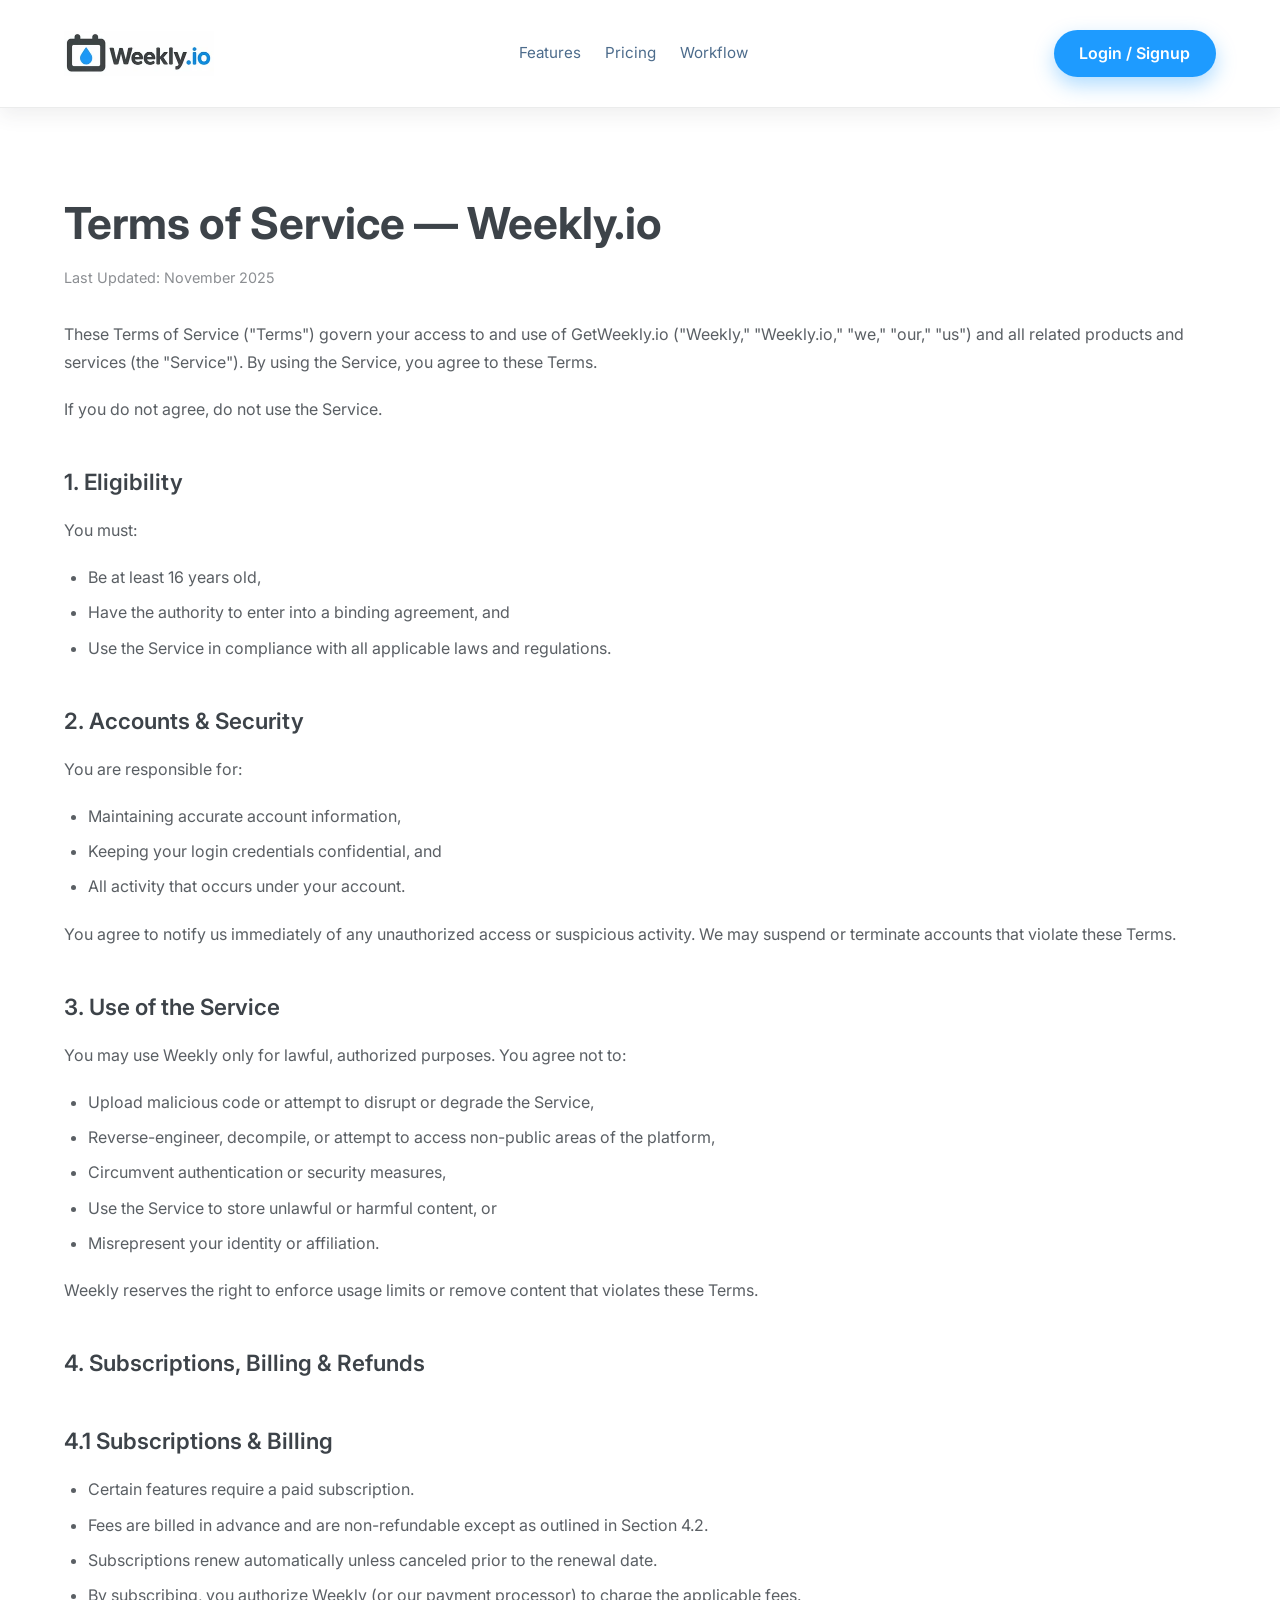
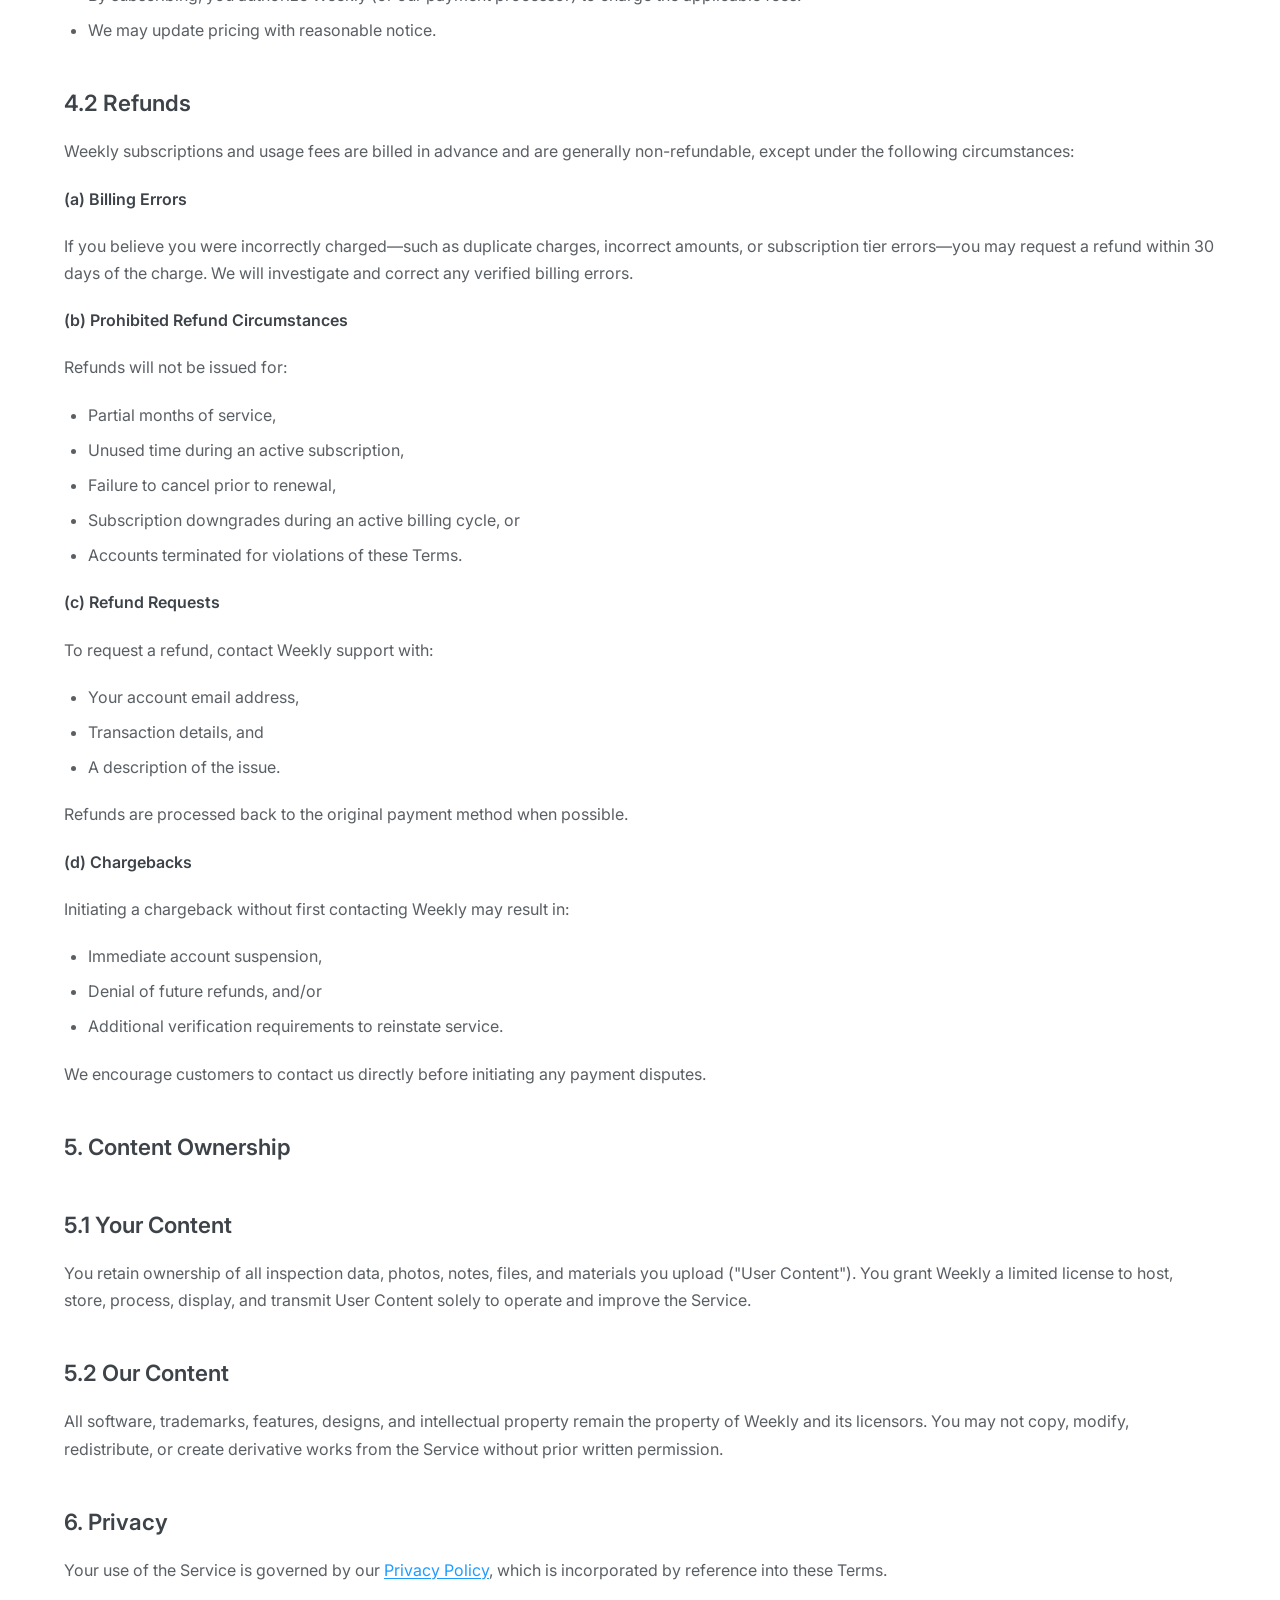
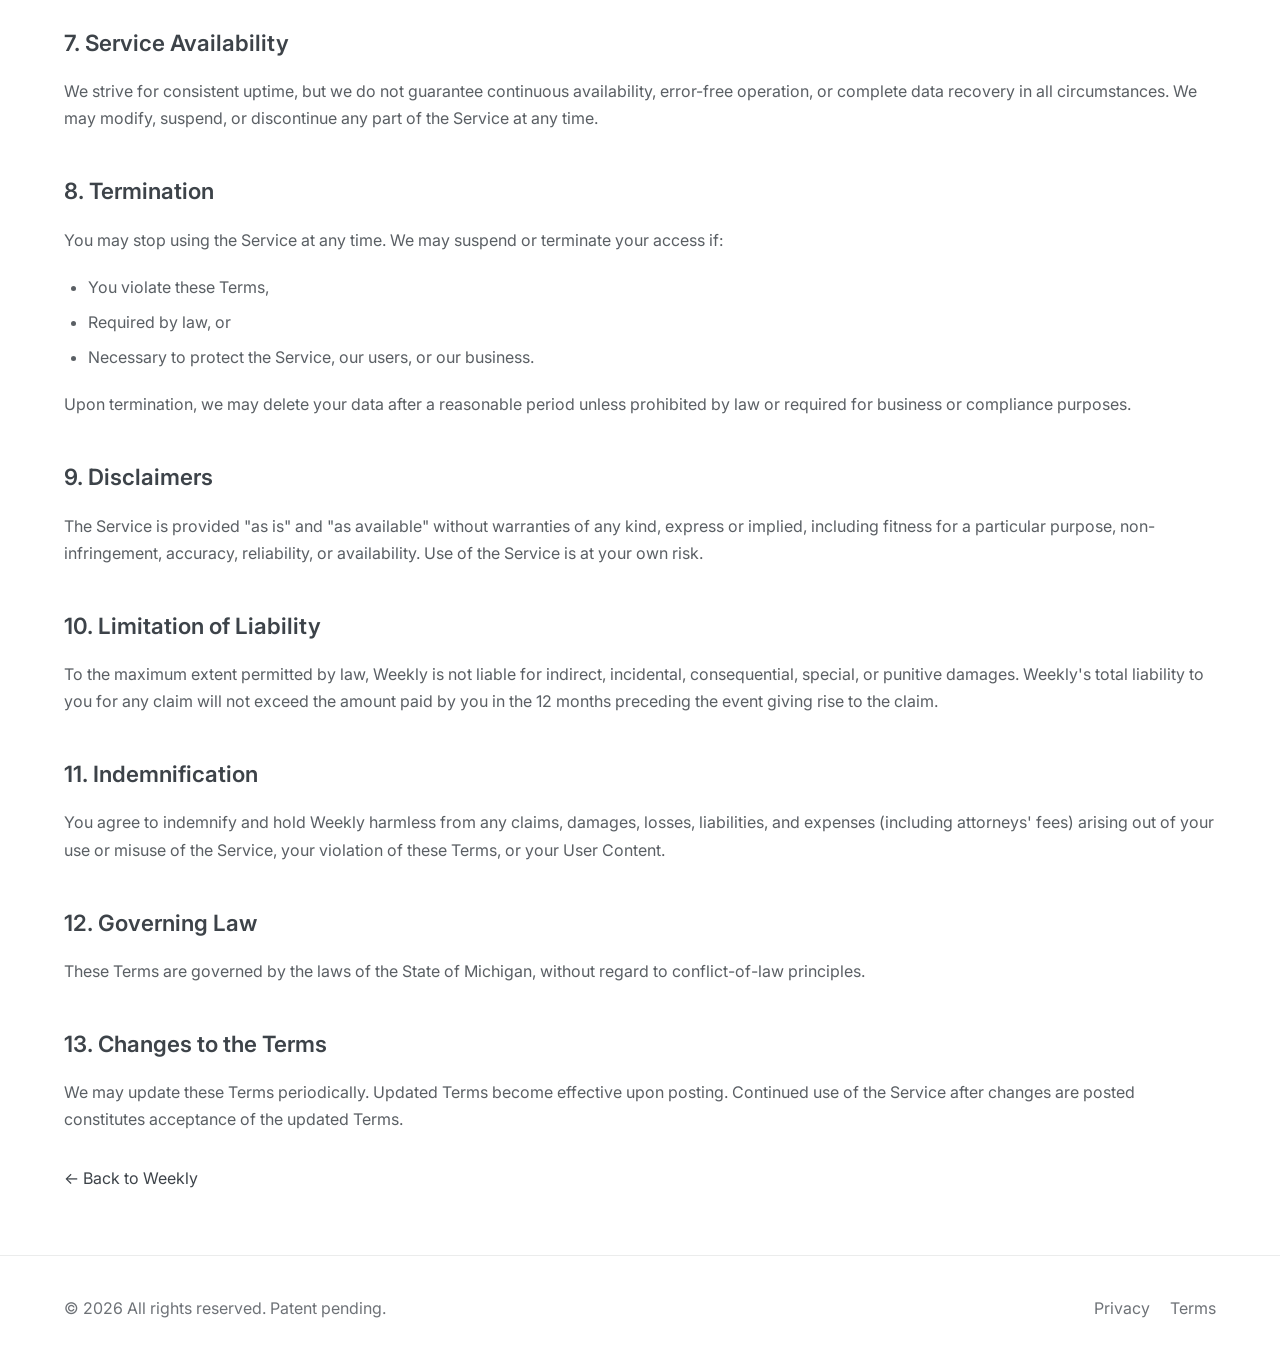
<file: terms.html>
<!DOCTYPE html>
<html lang="en">
<head>
  <meta charset="UTF-8" />
  <meta name="viewport" content="width=device-width, initial-scale=1.0" />
  <title>Terms of Service | Weekly — Stormwater Inspection App</title>
  <meta name="description" content="Terms of Service for Weekly (GetWeekly.io), the stormwater inspection app for field teams and compliance reporting." />
  <meta name="robots" content="index, follow" />
  <meta name="google-site-verification" content="z2JeHuPLkyBAu2ZDufxKP5RAyFPahhC2C_H0ipUdCyc" />
  <link rel="preconnect" href="https://www.googletagmanager.com" />
  <script src="analytics.js" defer></script>
  <link rel="canonical" href="https://getweekly.io/terms.html" />
  <link rel="icon" href="/favicon.svg" type="image/svg+xml" />
  <link rel="icon" href="/favicon.ico" sizes="any" />
  <link rel="icon" type="image/png" sizes="32x32" href="/favicon-32x32.png" />
  <link rel="apple-touch-icon" href="/apple-touch-icon.png" />
  <meta name="theme-color" content="#1E9BFF" />
  <link rel="preconnect" href="https://fonts.googleapis.com">
  <link rel="preconnect" href="https://fonts.gstatic.com" crossorigin>
  <link href="https://fonts.googleapis.com/css2?family=Inter:wght@400;500;600;700&display=swap" rel="stylesheet">
  <link rel="stylesheet" href="styles.css" />
</head>
<body>
  <header class="site-header">
    <div class="container">
      <div class="brand">
        <a href="/">
          <picture>
            <source srcset="images/weekly-logo.webp" type="image/webp" />
            <img class="logo-img" src="images/weekly-logo.png" alt="Weekly stormwater inspection app logo" width="300" height="89" />
          </picture>
        </a>
      </div>
      <nav class="nav-links">
        <a href="/#features">Features</a>
        <a href="/#pricing">Pricing</a>
        <a href="/#workflow">Workflow</a>
      </nav>
      <a class="cta" href="https://app.getweekly.io">Login / Signup</a>
    </div>
  </header>

  <main class="legal-page">
    <div class="container">
      <h1>Terms of Service — Weekly.io</h1>
      <p class="legal-updated">Last Updated: November 2025</p>
      <div class="legal-content">
        <p>
          These Terms of Service ("Terms") govern your access to and use of GetWeekly.io
          ("Weekly," "Weekly.io," "we," "our," "us")
          and all related products and services (the "Service"). By using the Service, you agree
          to these Terms.
        </p>
        <p>If you do not agree, do not use the Service.</p>

        <h2>1. Eligibility</h2>
        <p>You must:</p>
        <ul>
          <li>Be at least 16 years old,</li>
          <li>Have the authority to enter into a binding agreement, and</li>
          <li>Use the Service in compliance with all applicable laws and regulations.</li>
        </ul>

        <h2>2. Accounts & Security</h2>
        <p>You are responsible for:</p>
        <ul>
          <li>Maintaining accurate account information,</li>
          <li>Keeping your login credentials confidential, and</li>
          <li>All activity that occurs under your account.</li>
        </ul>
        <p>
          You agree to notify us immediately of any unauthorized access or suspicious activity. We may suspend
          or terminate accounts that violate these Terms.
        </p>

        <h2>3. Use of the Service</h2>
        <p>You may use Weekly only for lawful, authorized purposes. You agree not to:</p>
        <ul>
          <li>Upload malicious code or attempt to disrupt or degrade the Service,</li>
          <li>Reverse-engineer, decompile, or attempt to access non-public areas of the platform,</li>
          <li>Circumvent authentication or security measures,</li>
          <li>Use the Service to store unlawful or harmful content, or</li>
          <li>Misrepresent your identity or affiliation.</li>
        </ul>
        <p>
          Weekly reserves the right to enforce usage limits or remove content that violates these Terms.
        </p>

        <h2>4. Subscriptions, Billing & Refunds</h2>
        <h3>4.1 Subscriptions & Billing</h3>
        <ul>
          <li>Certain features require a paid subscription.</li>
          <li>Fees are billed in advance and are non-refundable except as outlined in Section 4.2.</li>
          <li>Subscriptions renew automatically unless canceled prior to the renewal date.</li>
          <li>
            By subscribing, you authorize Weekly (or our payment processor) to charge the applicable fees.
          </li>
          <li>We may update pricing with reasonable notice.</li>
        </ul>

        <h3>4.2 Refunds</h3>
        <p>
          Weekly subscriptions and usage fees are billed in advance and are generally non-refundable, except
          under the following circumstances:
        </p>
        <p class="legal-subheading">(a) Billing Errors</p>
        <p>
          If you believe you were incorrectly charged—such as duplicate charges, incorrect amounts, or
          subscription tier errors—you may request a refund within 30 days of the charge. We will
          investigate and correct any verified billing errors.
        </p>
        <p class="legal-subheading">(b) Prohibited Refund Circumstances</p>
        <p>Refunds will not be issued for:</p>
        <ul>
          <li>Partial months of service,</li>
          <li>Unused time during an active subscription,</li>
          <li>Failure to cancel prior to renewal,</li>
          <li>Subscription downgrades during an active billing cycle, or</li>
          <li>Accounts terminated for violations of these Terms.</li>
        </ul>
        <p class="legal-subheading">(c) Refund Requests</p>
        <p>
          To request a refund, contact Weekly support with:
        </p>
        <ul>
          <li>Your account email address,</li>
          <li>Transaction details, and</li>
          <li>A description of the issue.</li>
        </ul>
        <p>Refunds are processed back to the original payment method when possible.</p>
        <p class="legal-subheading">(d) Chargebacks</p>
        <p>
          Initiating a chargeback without first contacting Weekly may result in:
        </p>
        <ul>
          <li>Immediate account suspension,</li>
          <li>Denial of future refunds, and/or</li>
          <li>Additional verification requirements to reinstate service.</li>
        </ul>
        <p>We encourage customers to contact us directly before initiating any payment disputes.</p>

        <h2>5. Content Ownership</h2>
        <h3>5.1 Your Content</h3>
        <p>
          You retain ownership of all inspection data, photos, notes, files, and materials you upload
          ("User Content"). You grant Weekly a limited license to host, store, process, display,
          and transmit User Content solely to operate and improve the Service.
        </p>
        <h3>5.2 Our Content</h3>
        <p>
          All software, trademarks, features, designs, and intellectual property remain the property of Weekly
          and its licensors. You may not copy, modify, redistribute, or create derivative works from the
          Service without prior written permission.
        </p>

        <h2>6. Privacy</h2>
        <p>
          Your use of the Service is governed by our <a href="privacy.html">Privacy Policy</a>, which is incorporated by reference into
          these Terms.
        </p>

        <h2>7. Service Availability</h2>
        <p>
          We strive for consistent uptime, but we do not guarantee continuous availability, error-free
          operation, or complete data recovery in all circumstances. We may modify, suspend, or discontinue any
          part of the Service at any time.
        </p>

        <h2>8. Termination</h2>
        <p>You may stop using the Service at any time. We may suspend or terminate your access if:</p>
        <ul>
          <li>You violate these Terms,</li>
          <li>Required by law, or</li>
          <li>Necessary to protect the Service, our users, or our business.</li>
        </ul>
        <p>
          Upon termination, we may delete your data after a reasonable period unless prohibited by law or
          required for business or compliance purposes.
        </p>

        <h2>9. Disclaimers</h2>
        <p>
          The Service is provided "as is" and "as available" without warranties of any
          kind, express or implied, including fitness for a particular purpose, non-infringement, accuracy,
          reliability, or availability. Use of the Service is at your own risk.
        </p>

        <h2>10. Limitation of Liability</h2>
        <p>
          To the maximum extent permitted by law, Weekly is not liable for indirect, incidental,
          consequential, special, or punitive damages. Weekly's total liability to you for any claim
          will not exceed the amount paid by you in the 12 months preceding the event giving rise to the claim.
        </p>

        <h2>11. Indemnification</h2>
        <p>
          You agree to indemnify and hold Weekly harmless from any claims, damages, losses, liabilities, and
          expenses (including attorneys' fees) arising out of your use or misuse of the Service, your
          violation of these Terms, or your User Content.
        </p>

        <h2>12. Governing Law</h2>
        <p>
          These Terms are governed by the laws of the State of Michigan, without regard to conflict-of-law
          principles.
        </p>

        <h2>13. Changes to the Terms</h2>
        <p>
          We may update these Terms periodically. Updated Terms become effective upon posting. Continued use of
          the Service after changes are posted constitutes acceptance of the updated Terms.
        </p>
      </div>
      <p style="margin-top: 2rem;"><a href="/">← Back to Weekly</a></p>
    </div>
  </main>

  <footer class="site-footer">
    <div class="container">
      <p>© <span id="year"></span> All rights reserved. Patent pending.</p>
      <div class="footer-links">
        <a href="privacy.html">Privacy</a>
        <a href="terms.html">Terms</a>
      </div>
    </div>
  </footer>
  <script>document.getElementById('year').textContent = new Date().getFullYear();</script>
</body>
</html>
</file>
<file: styles.css>
:root {
  --storm-gray: #3D4349;
  --droplet-blue: #1E9BFF;
  --light-gray: #F5F7F9;
  --mist-white: #FFFFFF;
  --slate-blue: #4D6C8C;
  --success-green: #2FBF71;
  --warning-amber: #FFC845;
  --fail-red: #E94B3C;
}

* {
  box-sizing: border-box;
  margin: 0;
  padding: 0;
}

html {
  scroll-behavior: smooth;
}

body {
  font-family: 'Inter', system-ui, -apple-system, BlinkMacSystemFont, 'Segoe UI', sans-serif;
  background: var(--mist-white);
  color: var(--storm-gray);
  line-height: 1.6;
  -webkit-font-smoothing: antialiased;
}

a {
  color: inherit;
  text-decoration: none;
}

img {
  max-width: 100%;
  border-radius: 16px;
  display: block;
}

.container {
  width: min(1200px, 90vw);
  margin: 0 auto;
}

.site-header {
  position: sticky;
  top: 0;
  z-index: 10;
  background: rgba(255, 255, 255, 0.95);
  border-bottom: 1px solid rgba(61, 67, 73, 0.1);
  box-shadow: 0 8px 18px rgba(61, 67, 73, 0.08);
  backdrop-filter: blur(12px);
}

.site-header .container {
  display: flex;
  align-items: center;
  justify-content: space-between;
  padding: 1rem 0;
}

.brand {
  display: flex;
  align-items: center;
  gap: 0.75rem;
  font-weight: 600;
  letter-spacing: 0.04em;
  text-transform: uppercase;
  color: var(--storm-gray);
}

.logo-img {
  width: 150px;
  height: 75px;
  border-radius: 8px;
  object-fit: contain;
}

.nav-links {
  display: flex;
  gap: 1.5rem;
  font-size: 0.95rem;
  color: var(--slate-blue);
}

.nav-links a:hover {
  color: var(--storm-gray);
}

.cta {
  padding: 0.65rem 1.6rem;
  border-radius: 999px;
  background: var(--droplet-blue);
  color: var(--mist-white);
  font-weight: 600;
  box-shadow: 0 8px 20px rgba(30, 155, 255, 0.35);
}

.cta:hover {
  filter: brightness(0.95);
}

.hero {
  padding: 6rem 0 4rem;
  background: linear-gradient(135deg, rgba(30, 155, 255, 0.08), transparent 50%),
              linear-gradient(180deg, var(--mist-white), var(--light-gray));
}

.hero .container {
  display: grid;
  grid-template-columns: repeat(auto-fit, minmax(320px, 1fr));
  gap: 3rem;
  align-items: center;
}

.eyebrow {
  text-transform: uppercase;
  letter-spacing: 0.2em;
  font-size: 0.78rem;
  color: var(--slate-blue);
  margin-bottom: 0.75rem;
}

.hero h1 {
  font-size: clamp(2.5rem, 5vw, 3.8rem);
  line-height: 1.15;
  margin-bottom: 1rem;
}

.subtitle {
  color: rgba(61, 67, 73, 0.75);
  margin-bottom: 1.75rem;
  max-width: 540px;
}

.hero-actions {
  display: flex;
  gap: 1rem;
  flex-wrap: wrap;
  margin-bottom: 2rem;
}

.hero-actions .primary,
.hero-actions .secondary,
.cta-banner .primary,
.cta-banner .secondary {
  padding: 0.95rem 1.9rem;
  border-radius: 999px;
  font-weight: 600;
  border: 1px solid transparent;
}

.primary {
  background: var(--droplet-blue);
  color: var(--mist-white);
  box-shadow: 0 15px 35px rgba(30, 155, 255, 0.3);
}

.primary:hover {
  filter: brightness(0.95);
}

.secondary {
  background: rgba(77, 108, 140, 0.08);
  color: var(--storm-gray);
  border-color: rgba(77, 108, 140, 0.25);
}

.secondary:hover {
  border-color: rgba(77, 108, 140, 0.45);
}

.stats {
  display: grid;
  grid-template-columns: repeat(auto-fit, minmax(160px, 1fr));
  gap: 1.5rem;
}

.stats strong {
  font-size: 1.9rem;
  display: block;
  color: var(--droplet-blue);
}

.stats span {
  color: var(--slate-blue);
  font-size: 0.9rem;
}

.hero-card {
  position: relative;
  background: var(--mist-white);
  border-radius: 24px;
  padding: 1.25rem;
  border: 1px solid rgba(61, 67, 73, 0.08);
  box-shadow: 0 30px 70px rgba(77, 108, 140, 0.18);
}

.hero-card img {
  border-radius: 20px;
  box-shadow: 0 8px 24px rgba(61, 67, 73, 0.2);
}

.video-thumbnail-wrapper {
  position: relative;
  display: block;
  width: 100%;
  cursor: pointer;
}

.video-thumbnail {
  transition: transform 0.3s, box-shadow 0.3s;
  width: 100%;
  height: auto;
  display: block;
  pointer-events: none;
}

.video-thumbnail-wrapper:hover .video-thumbnail {
  transform: scale(1.02);
  box-shadow: 0 12px 32px rgba(61, 67, 73, 0.3);
}

.play-button-overlay {
  position: absolute;
  top: 50%;
  left: 50%;
  transform: translate(-50%, -50%);
  pointer-events: none;
  transition: transform 0.3s, opacity 0.3s;
  z-index: 10;
}

.video-thumbnail-wrapper:hover .play-button-overlay {
  transform: translate(-50%, -50%) scale(1.1);
}

.play-icon {
  width: 80px;
  height: 80px;
  filter: drop-shadow(0 4px 12px rgba(0, 0, 0, 0.3));
  transition: transform 0.3s;
}

.video-thumbnail-wrapper:hover .play-icon {
  transform: scale(1.05);
}

.card-overlay {
  position: absolute;
  bottom: 1.5rem;
  left: 1.5rem;
  right: 1.5rem;
  background: rgba(245, 247, 249, 0.95);
  border: 1px solid rgba(61, 67, 73, 0.08);
  border-radius: 18px;
  padding: 1rem 1.25rem;
  color: var(--storm-gray);
}

.card-overlay ul {
  list-style: none;
  color: rgba(61, 67, 73, 0.75);
  font-size: 0.9rem;
}

.cta-banner .container,
.features-new-card {
  background: linear-gradient(120deg, rgba(30, 155, 255, 0.1), rgba(77, 108, 140, 0.08));
  border: 1px solid rgba(77, 108, 140, 0.15);
  border-radius: 28px;
  padding: 2.5rem;
}

.cta-banner .container {
  display: flex;
  flex-wrap: wrap;
  align-items: center;
  justify-content: space-between;
  gap: 1.5rem;
}

.features-new-card {
  margin-top: 2.5rem;
}

.features-new-card h2 {
  margin-bottom: 1.25rem;
}

.features-new-tablist {
  display: flex;
  flex-wrap: wrap;
  gap: 0.5rem;
  margin-bottom: 1.5rem;
}

.features-new-tab {
  padding: 0.55rem 1rem;
  border-radius: 999px;
  border: 1px solid rgba(77, 108, 140, 0.25);
  background: rgba(255, 255, 255, 0.7);
  color: var(--storm-gray);
  font-size: 0.875rem;
  font-weight: 600;
  font-family: inherit;
  cursor: pointer;
  transform: translateY(0) scale(1);
  transition:
    background 0.3s cubic-bezier(0.4, 0, 0.2, 1),
    border-color 0.3s cubic-bezier(0.4, 0, 0.2, 1),
    color 0.3s cubic-bezier(0.4, 0, 0.2, 1),
    box-shadow 0.3s cubic-bezier(0.4, 0, 0.2, 1),
    transform 0.3s cubic-bezier(0.4, 0, 0.2, 1);
}

.features-new-tab:hover,
.features-new-tab.is-preview {
  border-color: rgba(30, 155, 255, 0.45);
  background: var(--mist-white);
  color: var(--droplet-blue);
  transform: translateY(-2px);
  box-shadow: 0 6px 18px rgba(30, 155, 255, 0.18);
}

.features-new-tab.is-active {
  background: var(--droplet-blue);
  border-color: var(--droplet-blue);
  color: var(--mist-white);
  transform: translateY(-1px);
  box-shadow: 0 6px 20px rgba(30, 155, 255, 0.35);
}

.features-new-tab.is-active:hover,
.features-new-tab.is-active.is-preview {
  background: var(--droplet-blue);
  border-color: var(--droplet-blue);
  color: var(--mist-white);
  transform: translateY(-2px);
  box-shadow: 0 8px 24px rgba(30, 155, 255, 0.4);
}

.features-new-tab:focus-visible {
  outline: 2px solid var(--droplet-blue);
  outline-offset: 2px;
}

.features-new-body {
  display: grid;
  grid-template-columns: minmax(0, 1.1fr) minmax(0, 1fr);
  gap: 2rem;
  align-items: start;
}

.features-new-image-wrap {
  background: var(--mist-white);
  border-radius: 16px;
  border: 1px solid rgba(61, 67, 73, 0.08);
  padding: 0.75rem;
  box-shadow: 0 12px 28px rgba(77, 108, 140, 0.12);
  overflow: hidden;
  transition: box-shadow 0.35s cubic-bezier(0.4, 0, 0.2, 1), transform 0.35s cubic-bezier(0.4, 0, 0.2, 1);
}

.features-new-image-wrap.is-transitioning {
  box-shadow: 0 16px 36px rgba(30, 155, 255, 0.15);
  transform: scale(1.01);
}

.features-new-image {
  width: 100%;
  height: auto;
  border-radius: 12px;
  object-fit: contain;
  transition: opacity 0.35s cubic-bezier(0.4, 0, 0.2, 1), transform 0.35s cubic-bezier(0.4, 0, 0.2, 1);
}

.features-new-image.is-fading {
  opacity: 0;
  transform: scale(0.98);
}

.features-new-panels {
  display: grid;
  min-height: 8rem;
}

.features-new-panel {
  grid-area: 1 / 1;
  opacity: 0;
  transform: translateY(10px);
  transition: opacity 0.35s cubic-bezier(0.4, 0, 0.2, 1), transform 0.35s cubic-bezier(0.4, 0, 0.2, 1);
  pointer-events: none;
}

.features-new-panel.is-visible {
  opacity: 1;
  transform: translateY(0);
  pointer-events: auto;
}

.features-new-panel h3 {
  font-size: 1.15rem;
  font-weight: 600;
  color: var(--storm-gray);
  margin-bottom: 0.5rem;
  transition: color 0.3s ease;
}

.features-new-panel.is-visible h3 {
  color: var(--droplet-blue);
}

.features-new-panel p {
  margin: 0;
  font-size: 0.95rem;
  line-height: 1.6;
  color: rgba(61, 67, 73, 0.75);
}

@media (prefers-reduced-motion: reduce) {
  .features-new-tab,
  .features-new-panel,
  .features-new-image,
  .features-new-image-wrap {
    transition: none;
  }
}

@media (max-width: 768px) {
  .features-new-body {
    grid-template-columns: 1fr;
    gap: 1.25rem;
  }

  .features-new-tablist {
    flex-wrap: nowrap;
    overflow-x: auto;
    padding-bottom: 0.25rem;
    -webkit-overflow-scrolling: touch;
    scrollbar-width: thin;
  }

  .features-new-tab {
    flex-shrink: 0;
  }
}

.features {
  padding: 5rem 0;
  background: var(--light-gray);
}

.features h2,
.features-new-card h2,
.insights h2,
.workflow h2,
.cta-banner h2 {
  font-size: clamp(2rem, 4vw, 3rem);
  margin-bottom: 2rem;
}

.feature-grid {
  display: grid;
  grid-template-columns: repeat(auto-fit, minmax(240px, 1fr));
  gap: 2rem;
}

.feature-grid article {
  background: var(--mist-white);
  padding: 1.5rem;
  border-radius: 20px;
  border: 1px solid rgba(61, 67, 73, 0.08);
  display: flex;
  flex-direction: column;
  gap: 1rem;
  box-shadow: 0 18px 30px rgba(77, 108, 140, 0.08);
}

.feature-grid p {
  color: rgba(61, 67, 73, 0.75);
}

.feature-grid article img {
  width: 328px;
  height: 425px;
  object-fit: cover;
}

.feature-grid article img.pdf-report-img {
  object-position: left center;
  box-shadow: 0 4px 12px rgba(61, 67, 73, 0.15);
}

.pricing {
  padding: 5rem 0;
  background: var(--mist-white);
}

.pricing h2 {
  font-size: clamp(2rem, 4vw, 3rem);
  margin-bottom: 2rem;
  text-align: center;
}

.pricing-toggle-container {
  display: flex;
  justify-content: center;
  margin-bottom: 3rem;
}

.pricing-toggle {
  display: flex;
  background: rgba(77, 108, 140, 0.08);
  border: 1px solid rgba(77, 108, 140, 0.25);
  border-radius: 999px;
  padding: 0.25rem;
  gap: 0;
  cursor: pointer;
  position: relative;
}

.toggle-option {
  padding: 0.65rem 1.5rem;
  border-radius: 999px;
  font-weight: 600;
  font-size: 0.95rem;
  color: var(--storm-gray);
  transition: all 0.2s;
  user-select: none;
}

.toggle-option.active {
  background: var(--droplet-blue);
  color: var(--mist-white);
  box-shadow: 0 2px 8px rgba(30, 155, 255, 0.3);
}

.pricing-grid {
  display: grid;
  grid-template-columns: repeat(auto-fit, minmax(300px, 1fr));
  gap: 2rem;
  max-width: 900px;
  margin: 0 auto;
}

.pricing-card {
  background: var(--mist-white);
  border: 2px solid rgba(61, 67, 73, 0.1);
  border-radius: 24px;
  padding: 2rem;
  position: relative;
  display: flex;
  flex-direction: column;
  box-shadow: 0 18px 30px rgba(77, 108, 140, 0.08);
  transition: transform 0.2s, box-shadow 0.2s;
}

.pricing-card:hover {
  transform: translateY(-4px);
  box-shadow: 0 25px 40px rgba(77, 108, 140, 0.12);
}

.pricing-card.featured {
  border-color: var(--droplet-blue);
  box-shadow: 0 25px 50px rgba(30, 155, 255, 0.15);
}

.pricing-card.featured:hover {
  box-shadow: 0 30px 60px rgba(30, 155, 255, 0.2);
}

.badge {
  position: absolute;
  top: -12px;
  left: 50%;
  transform: translateX(-50%);
  background: var(--droplet-blue);
  color: var(--mist-white);
  padding: 0.4rem 1rem;
  border-radius: 999px;
  font-size: 0.75rem;
  font-weight: 600;
  text-transform: uppercase;
  letter-spacing: 0.05em;
}

.pricing-card h3 {
  font-size: 1.75rem;
  margin-bottom: 1.5rem;
  text-align: center;
  color: var(--storm-gray);
}

.pricing-amount {
  text-align: center;
  margin-bottom: 2rem;
}

.pricing-amount .price {
  font-size: 3rem;
  font-weight: 700;
  color: var(--droplet-blue);
}

.pricing-amount .period {
  font-size: 1.1rem;
  color: rgba(61, 67, 73, 0.6);
  margin-left: 0.25rem;
}

.pricing-amount .billed {
  display: block;
  font-size: 0.85rem;
  color: rgba(61, 67, 73, 0.5);
  font-style: italic;
  margin-top: 0.25rem;
}

.pricing-amount-alt .period {
  font-size: 1.1rem;
  color: rgba(61, 67, 73, 0.6);
  margin-left: 0.25rem;
}

.pricing-amount-alt .billed {
  display: block;
  font-size: 0.85rem;
  color: rgba(61, 67, 73, 0.5);
  font-style: italic;
  margin-top: 0.25rem;
}

.pricing-features {
  list-style: none;
  padding: 0;
  margin: 0 0 2rem 0;
  flex-grow: 1;
}

.pricing-features li {
  padding: 0.75rem 0;
  color: rgba(61, 67, 73, 0.75);
  border-bottom: 1px solid rgba(61, 67, 73, 0.05);
  position: relative;
  padding-left: 1.75rem;
}

.pricing-features li:last-child {
  border-bottom: none;
}

.pricing-features li::before {
  content: '✓';
  position: absolute;
  left: 0;
  color: var(--success-green);
  font-weight: 700;
  font-size: 1.1rem;
}

.pricing-cta {
  width: 100%;
  text-align: center;
  margin-top: auto;
  padding: 1.2rem 1.9rem;
  border-radius: 12px;
  display: inline-block;
}

.workflow {
  padding: 5rem 0;
  background: var(--light-gray);
}

.steps {
  display: grid;
  grid-template-columns: repeat(auto-fit, minmax(180px, 1fr));
  gap: 2rem;
}

.steps div {
  background: var(--mist-white);
  padding: 1.5rem;
  border-radius: 16px;
  border: 1px solid rgba(61, 67, 73, 0.08);
  box-shadow: 0 15px 30px rgba(77, 108, 140, 0.08);
}

.steps span {
  display: inline-flex;
  width: 36px;
  height: 36px;
  align-items: center;
  justify-content: center;
  border-radius: 50%;
  background: rgba(30, 155, 255, 0.12);
  color: var(--droplet-blue);
  font-weight: 600;
  margin-bottom: 0.9rem;
}

.cta-banner {
  padding: 4rem 0;
}

.cta-actions {
  display: flex;
  gap: 1rem;
  flex-wrap: wrap;
}

.site-footer {
  padding: 2.5rem 0;
  border-top: 1px solid rgba(61, 67, 73, 0.1);
  color: rgba(61, 67, 73, 0.75);
  background: var(--mist-white);
}

.site-footer .container {
  display: flex;
  flex-wrap: wrap;
  align-items: center;
  justify-content: space-between;
  gap: 1rem;
}

.footer-links {
  display: flex;
  gap: 1.25rem;
}

/* Modal Styles */
.modal {
  display: none;
  position: fixed;
  inset: 0;
  z-index: 1000;
  align-items: center;
  justify-content: center;
  padding: 1rem;
}

.modal-overlay {
  position: absolute;
  inset: 0;
  background: rgba(0, 0, 0, 0.5);
  backdrop-filter: blur(4px);
}

.modal-content {
  position: relative;
  background: var(--mist-white);
  border-radius: 20px;
  max-width: 900px;
  width: 100%;
  max-height: 90vh;
  display: flex;
  flex-direction: column;
  box-shadow: 0 30px 70px rgba(0, 0, 0, 0.3);
  z-index: 1001;
}

.modal-header {
  padding: 2rem 2rem 1rem;
  border-bottom: 1px solid rgba(61, 67, 73, 0.1);
  position: relative;
  flex-shrink: 0;
}

.modal-header h2 {
  font-size: clamp(1.5rem, 3vw, 2rem);
  margin-bottom: 0.5rem;
  color: var(--storm-gray);
  padding-right: 2.5rem;
}

.legal-updated {
  color: rgba(61, 67, 73, 0.6);
  font-size: 0.9rem;
  margin-bottom: 0;
}

.modal-close {
  position: absolute;
  top: 1.5rem;
  right: 1.5rem;
  background: none;
  border: none;
  font-size: 2rem;
  line-height: 1;
  color: rgba(61, 67, 73, 0.6);
  cursor: pointer;
  padding: 0;
  width: 2rem;
  height: 2rem;
  display: flex;
  align-items: center;
  justify-content: center;
  border-radius: 50%;
  transition: all 0.2s;
}

.modal-close:hover {
  background: rgba(61, 67, 73, 0.1);
  color: var(--storm-gray);
}

.modal-body {
  padding: 2rem;
  overflow-y: auto;
  flex: 1;
}

.modal-footer {
  padding: 1.5rem 2rem;
  border-top: 1px solid rgba(61, 67, 73, 0.1);
  display: flex;
  justify-content: flex-end;
  flex-shrink: 0;
}

.modal-close-btn {
  padding: 0.65rem 1.6rem;
  border-radius: 999px;
  background: rgba(77, 108, 140, 0.08);
  color: var(--storm-gray);
  font-weight: 600;
  border: 1px solid rgba(77, 108, 140, 0.25);
  cursor: pointer;
  transition: all 0.2s;
}

.modal-close-btn:hover {
  border-color: rgba(77, 108, 140, 0.45);
  background: rgba(77, 108, 140, 0.12);
}

.legal-content {
  color: rgba(61, 67, 73, 0.85);
  line-height: 1.7;
}

.legal-content > p {
  margin-bottom: 1.25rem;
}

.legal-content h2,
.legal-content h3 {
  font-size: 1.4rem;
  font-weight: 600;
  color: var(--storm-gray);
  margin-top: 2.5rem;
  margin-bottom: 1rem;
}

.legal-content h4 {
  font-size: 1.1rem;
  font-weight: 600;
  color: var(--storm-gray);
  margin-top: 1.5rem;
  margin-bottom: 0.75rem;
}

.legal-content ul {
  margin-left: 1.5rem;
  margin-bottom: 1.25rem;
  list-style-type: disc;
}

.legal-content li {
  margin-bottom: 0.5rem;
}

.legal-content a {
  color: var(--droplet-blue);
  text-decoration: underline;
  text-underline-offset: 2px;
}

.legal-content a:hover {
  color: var(--slate-blue);
}

.legal-subheading {
  font-weight: 600;
  color: var(--storm-gray);
  margin-top: 1rem;
  margin-bottom: 0.5rem;
}

.legal-page {
  padding: 5rem 0 4rem;
}

.legal-page h1 {
  font-size: clamp(2rem, 4vw, 2.75rem);
  margin-bottom: 0.5rem;
  color: var(--storm-gray);
}

.legal-page .legal-updated {
  margin-bottom: 2rem;
}

.faq {
  padding: 5rem 0;
  background: var(--mist-white);
}

.faq h2 {
  font-size: clamp(2rem, 4vw, 3rem);
  margin-bottom: 2rem;
}

.faq-list {
  display: grid;
  gap: 1.5rem;
  max-width: 720px;
}

.faq-list details {
  background: var(--light-gray);
  border: 1px solid rgba(61, 67, 73, 0.08);
  border-radius: 16px;
  padding: 1.25rem 1.5rem;
}

.faq-list summary {
  font-weight: 600;
  color: var(--storm-gray);
  cursor: pointer;
  list-style: none;
}

.faq-list summary::-webkit-details-marker {
  display: none;
}

.faq-list details[open] summary {
  margin-bottom: 0.75rem;
  color: var(--droplet-blue);
}

.faq-list details p {
  color: rgba(61, 67, 73, 0.75);
  line-height: 1.6;
}

/* Video Modal Styles */
.video-modal-overlay {
  background: rgba(0, 0, 0, 0.85);
  backdrop-filter: blur(8px);
}

.video-modal-content {
  max-width: 1400px;
  width: 95%;
  padding: 0;
  border-radius: 24px;
  overflow: hidden;
  box-shadow: 0 40px 100px rgba(0, 0, 0, 0.5);
  background: #000;
  border: 1px solid rgba(255, 255, 255, 0.1);
  animation: videoModalFadeIn 0.3s ease-out;
}

@keyframes videoModalFadeIn {
  from {
    opacity: 0;
    transform: scale(0.95) translateY(20px);
  }
  to {
    opacity: 1;
    transform: scale(1) translateY(0);
  }
}

.video-modal-close {
  position: absolute;
  top: 1.5rem;
  right: 1.5rem;
  z-index: 1002;
  width: 44px;
  height: 44px;
  border-radius: 50%;
  background: rgba(255, 255, 255, 0.15);
  backdrop-filter: blur(10px);
  border: 1px solid rgba(255, 255, 255, 0.2);
  color: #fff;
  cursor: pointer;
  display: flex;
  align-items: center;
  justify-content: center;
  transition: all 0.3s ease;
  padding: 0;
}

.video-modal-close:hover {
  background: rgba(255, 255, 255, 0.25);
  transform: rotate(90deg) scale(1.1);
  border-color: rgba(255, 255, 255, 0.3);
}

.video-modal-close svg {
  width: 20px;
  height: 20px;
}

.video-wrapper {
  position: relative;
  padding-bottom: 56.25%; /* 16:9 aspect ratio */
  height: 0;
  overflow: hidden;
  background: #000;
}

.vimeo-iframe {
  position: absolute;
  top: 0;
  left: 0;
  width: 100%;
  height: 100%;
  border: none;
}

@media (max-width: 720px) {
  .site-header .container {
    flex-direction: column;
    gap: 1rem;
  }

  .nav-links {
    flex-wrap: wrap;
    justify-content: center;
  }

  .hero {
    padding-top: 4rem;
  }

  .modal {
    padding: 0.5rem;
  }

  .modal-content {
    max-height: 95vh;
    border-radius: 16px;
  }

  .modal-header {
    padding: 1.5rem 1.5rem 1rem;
  }

  .modal-header h2 {
    font-size: 1.5rem;
    padding-right: 2rem;
  }

  .modal-close {
    top: 1rem;
    right: 1rem;
    width: 1.75rem;
    height: 1.75rem;
    font-size: 1.5rem;
  }

  .modal-body {
    padding: 1.5rem;
  }

  .modal-footer {
    padding: 1rem 1.5rem;
  }

  .video-modal-content {
    max-width: 100%;
    width: 100%;
    border-radius: 16px;
  }

  .video-modal-close {
    top: 1rem;
    right: 1rem;
    width: 40px;
    height: 40px;
  }

  .video-modal-close svg {
    width: 18px;
    height: 18px;
  }

  .video-wrapper {
    padding-bottom: 56.25%;
  }
}
</file>
